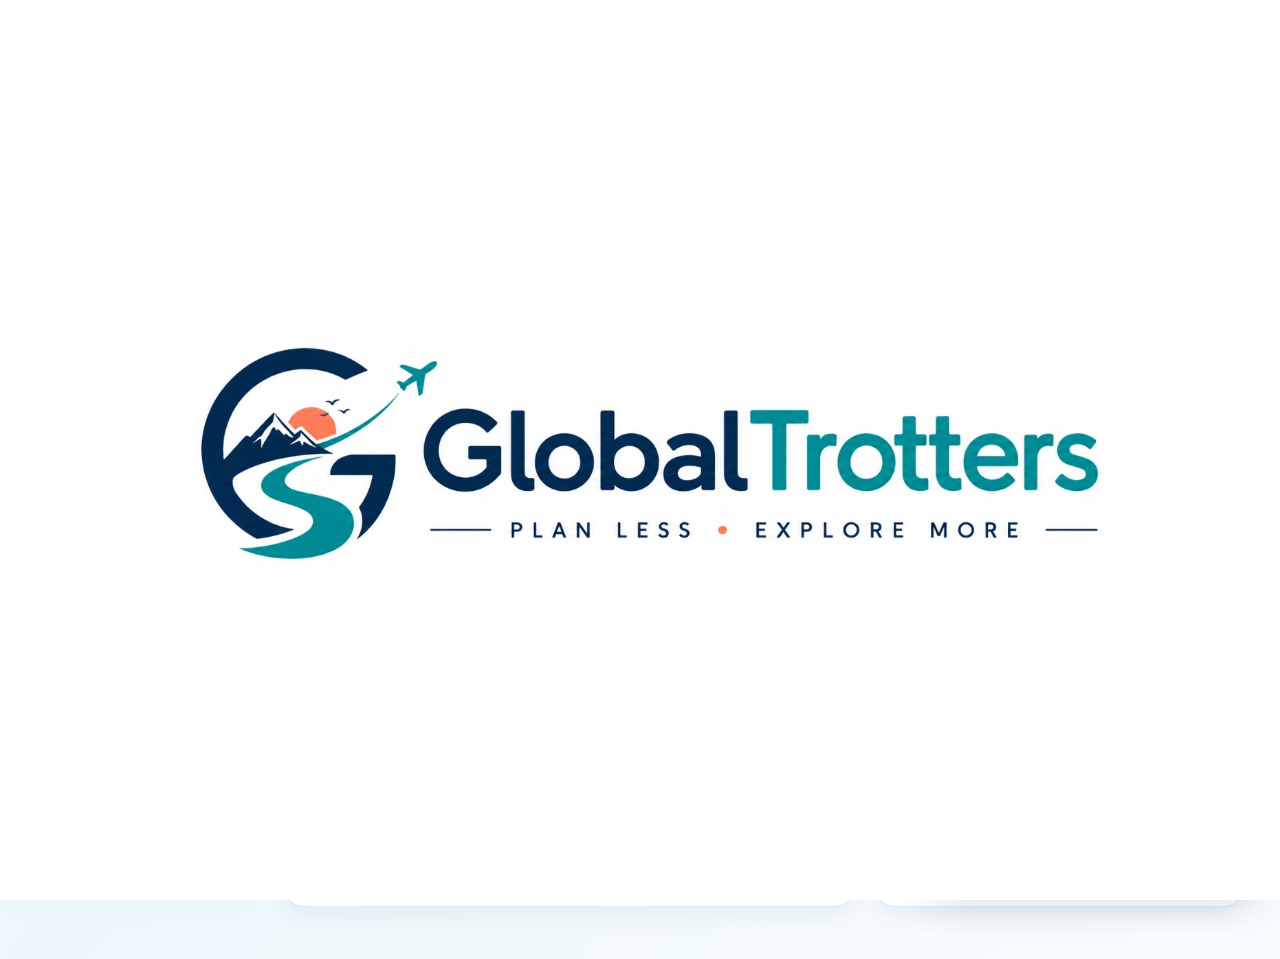
<file: frontend/index.html>
<!doctype html>
<html lang="en">
<head>
<script>
  // Show the branded splash before the public login/app entry point.
  (function () {
    const params = new URLSearchParams(window.location.search);
    const isApp = params.get("app") === "1";
    if (!isApp) {
      document.documentElement.classList.add("show-splash");
      window.addEventListener("load", function () {
        setTimeout(function () {
          window.location.replace("login.html");
        }, 2200);
      });
    }
  })();
</script>
<meta charset="utf-8"><meta name="viewport" content="width=device-width,initial-scale=1">
<title>GlobeTrotter — Modern Travel Dashboard</title>
<link rel="icon" href="assets/globetrotter-logo.jpeg" type="image/jpeg">
<meta name="description" content="A modern, responsive GlobeTrotter travel planning dashboard.">
<link rel="preconnect" href="https://fonts.googleapis.com"><link rel="preconnect" href="https://fonts.gstatic.com" crossorigin>
<link href="https://fonts.googleapis.com/css2?family=DM+Sans:wght@400;500;600;700&family=Manrope:wght@600;700;800&display=swap" rel="stylesheet">
<link rel="stylesheet" href="styles.css">
</head>
<body>
<div id="siteSplash" class="site-splash" aria-label="GlobeTrotter loading screen"><img src="assets/globetrotter-splash.jpeg" alt="GlobalTrotters logo"></div>
<div id="toast" class="toast"></div>
<div id="authView" class="auth-shell">
  <div class="auth-art"><div class="brand brand-light image-brand"><img src="assets/globetrotter-logo.jpeg" alt="GlobalTrotters"></div><div class="art-copy"><span class="eyebrow">TRAVEL, YOUR WAY</span><h1>Plan less.<br><span>Experience more.</span></h1><p>Build beautiful multi-city journeys, discover hidden gems, and keep every detail in one calm, intelligent workspace.</p><div class="floating-stat"><strong>24,860+</strong><span>journeys planned</span></div></div><div class="route route-a"></div><div class="route route-b"></div></div>
  <div class="auth-panel"><div class="auth-card"><div class="brand image-brand"><img src="assets/globetrotter-logo.jpeg" alt="GlobalTrotters"></div><div class="auth-tabs"><button class="auth-tab active" data-auth="login">Sign in</button><button class="auth-tab" data-auth="signup">Create account</button></div>
    <form id="loginForm" class="auth-form"><div><label>Username or Email</label><input id="loginIdentifier" type="text" required placeholder="Username or email" autocomplete="username"></div><div><label>Password</label><div class="password"><input id="loginPassword" type="password" required placeholder="••••••••" autocomplete="current-password"><button type="button" class="eye" data-toggle-password>◉</button></div></div><div class="auth-row"><label class="check"><input id="rememberMe" type="checkbox"> Remember me</label><button type="button" class="link-btn" data-forgot>Forgot password?</button></div><button class="primary wide" type="submit">Sign in <span>→</span></button></form>
    <form id="signupForm" class="auth-form hidden"><div><label>Full Name</label><input id="signupName" required placeholder="Aarav Mehta" autocomplete="name"></div><div><label>Username</label><input id="signupUsername" required minlength="3" maxlength="30" pattern="[A-Za-z0-9_]{3,30}" placeholder="aarav_mehta" autocomplete="username"></div><div><label>Email</label><input id="signupEmail" type="email" required placeholder="you@example.com" autocomplete="email"></div><div><label>Password</label><input id="signupPassword" type="password" minlength="8" required placeholder="At least 8 characters" autocomplete="new-password"></div><div class="password-hint">Use 8+ characters with an uppercase letter and a number.</div><div><label>Confirm Password</label><input id="signupConfirmPassword" type="password" minlength="8" required placeholder="Confirm password" autocomplete="new-password"></div><button class="primary wide" type="submit">Create my account <span>→</span></button></form>
  </div></div>
</div>
<div id="appView" class="app hidden">
  <aside class="sidebar"><div class="brand image-brand"><img src="assets/globetrotter-logo.jpeg" alt="GlobalTrotters"></div><button class="mobile-close" data-close-sidebar>×</button><nav><p class="nav-label">Workspace</p><button class="nav-item active" data-page="dashboard"><i>⌂</i> Overview</button><button class="nav-item" data-page="trips"><i>▱</i> My trips</button><button class="nav-item" data-page="discover"><i>⌕</i> Discover</button><p class="nav-label">Search</p><button class="nav-item" data-page="activity-city-search"><i>⌕</i> Activity/City Search Page</button><p class="nav-label">Plan</p><button class="nav-item" data-page="itinerary"><i>✣</i> Itinerary</button><button class="nav-item" data-page="calendar"><i>□</i> Calendar</button><button class="nav-item" data-page="budget"><i>◒</i> Budget</button><p class="nav-label">Community</p><button class="nav-item" data-page="community"><i>◉</i> Community</button><button class="nav-item" data-page="shared"><i>↗</i> Shared trips</button><p class="nav-label">Account</p><button class="nav-item" data-page="profile"><i>◯</i> Profile & settings</button><button class="nav-item" data-admin-panel><i>▣</i> Admin Panel</button></nav><div class="side-tip"><span>✦</span><div><b>Travel smarter</b><small>Keep your itinerary and budget in sync.</small></div></div><button class="logout hidden" data-auth-login onclick="window.location.href='login.html?redirectTo=/dashboard'">↪ <span>Sign in</span></button><button class="logout" data-logout>↪ <span>Sign out</span></button></aside>
  <main class="main"><header class="topbar"><button class="hamburger" data-open-sidebar>☰</button><div class="breadcrumbs" id="breadcrumbs">Overview</div><div class="top-actions"><button class="icon-btn" data-notifications title="Notifications">♢<span class="dot"></span></button><button class="avatar" data-page="profile">AM</button></div></header><div id="content" class="content"></div></main>
</div>
<div id="modal" class="modal hidden"><div class="modal-backdrop" data-close-modal></div><div class="modal-card" id="modalCard"></div></div>
<script src="script.js"></script>
</body></html>
</file>
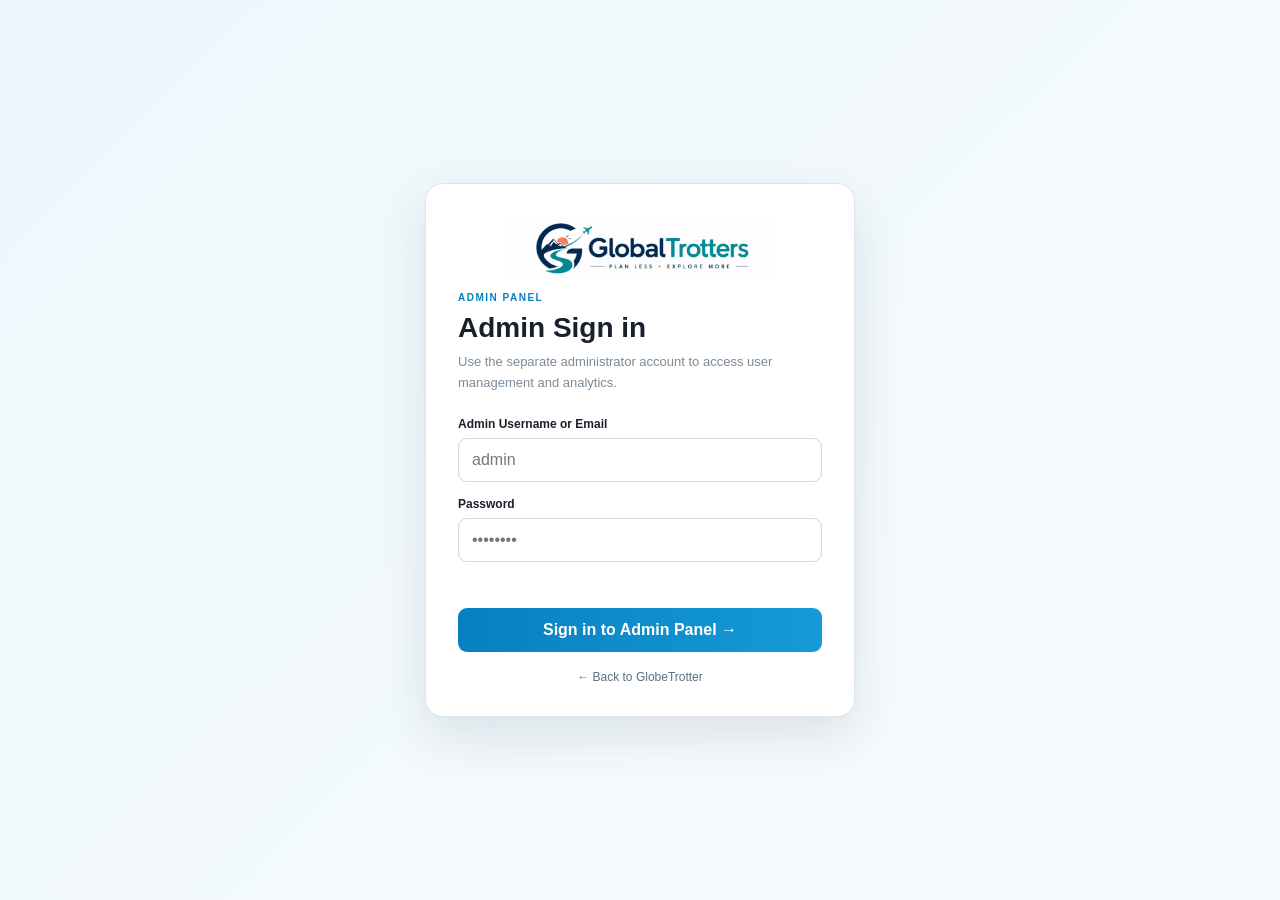
<file: frontend/admin-login.html>
<!doctype html><html lang="en"><head><meta charset="utf-8"><meta name="viewport" content="width=device-width,initial-scale=1"><title>GlobeTrotter — Admin Login</title><link rel="icon" href="assets/globetrotter-logo.jpeg" type="image/jpeg"><link rel="stylesheet" href="admin.css"></head><body class="admin-login-page"><div class="admin-login-card"><div class="admin-brand image-brand"><img src="assets/globetrotter-logo.jpeg" alt="GlobalTrotters"></div><div class="admin-badge">ADMIN PANEL</div><h1>Admin Sign in</h1><p>Use the separate administrator account to access user management and analytics.</p><form id="adminLoginForm"><label>Admin Username or Email</label><input id="adminLogin" required autocomplete="username" placeholder="admin"><label>Password</label><input id="adminPassword" type="password" required autocomplete="current-password" placeholder="••••••••"><div id="adminError" class="admin-error"></div><button class="admin-primary" type="submit">Sign in to Admin Panel <span>→</span></button></form><a class="back-link" href="index.html">← Back to GlobeTrotter</a></div><script src="admin.js"></script></body></html>
</file>
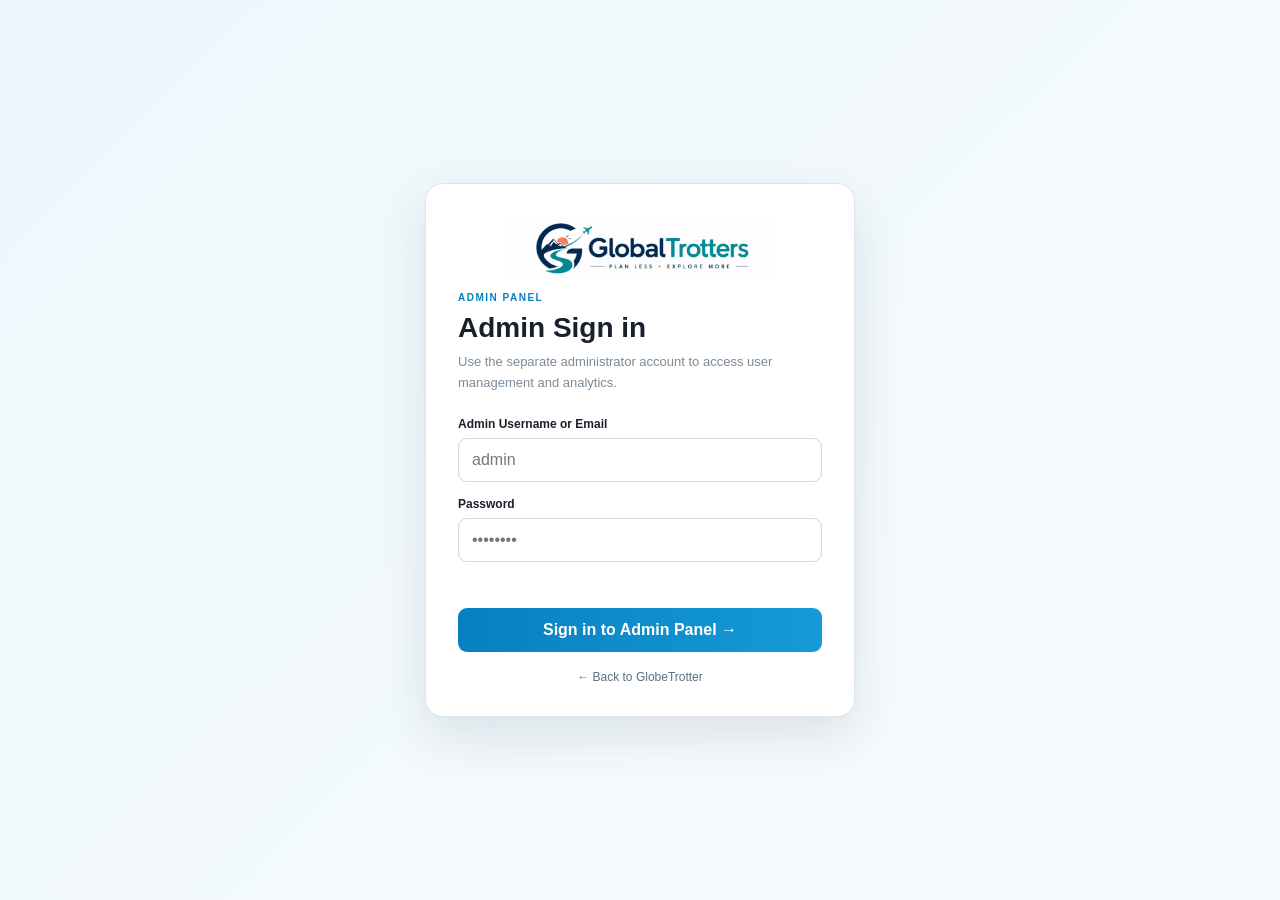
<file: frontend/admin.html>
<!doctype html><html lang="en"><head><meta charset="utf-8"><meta name="viewport" content="width=device-width,initial-scale=1"><title>GlobeTrotter — Admin Panel</title><link rel="icon" href="assets/globetrotter-logo.jpeg" type="image/jpeg"><link rel="stylesheet" href="admin.css"></head><body class="admin-page"><div class="admin-shell"><aside class="admin-sidebar"><div class="admin-brand image-brand"><img src="assets/globetrotter-logo.jpeg" alt="GlobalTrotters"></div><div class="admin-role">ADMINISTRATOR</div><nav><button class="admin-nav active" data-section="overview">◒ <span>Overview</span></button><button class="admin-nav" data-section="users">◯ <span>Manage Users</span></button><button class="admin-nav" data-section="cities">⌖ <span>Popular Cities</span></button><button class="admin-nav" data-section="activities">✦ <span>Popular Activities</span></button><button class="admin-nav" data-section="trends">⌁ <span>User Trends & Analytics</span></button></nav><button id="adminLogout" class="admin-logout">↪ Sign out</button></aside><main class="admin-main"><header class="admin-topbar"><div class="admin-topbar-brand image-brand"><img src="assets/globetrotter-logo.jpeg" alt="GlobalTrotters"></div><div class="admin-topbar-actions"><button class="admin-bell" aria-label="Notifications">♧<span></span></button><div class="admin-user"><span class="admin-avatar">A</span><span id="adminName">Admin</span><span class="admin-chevron">⌄</span></div></div></header><section class="admin-toolbar"><div class="admin-search"><span>⌕</span><input id="adminSearch" placeholder="Search users, cities, activities..."></div><select id="adminGroup"><option value="none">Group by</option><option value="country">Country</option><option value="style">Travel style</option></select><select id="adminFilter"><option value="all">Filter</option><option value="india">India</option><option value="balanced">Balanced</option><option value="budget">Budget</option><option value="adventure">Adventure</option><option value="relaxed">Relaxed</option><option value="luxury">Luxury</option></select><select id="adminSort"><option value="latest">Sort by</option><option value="name">Name A–Z</option><option value="latest">Latest</option></select></section><div class="admin-tabs"><button class="admin-tab active" data-section="overview">Manage Users</button><button class="admin-tab" data-section="cities">Popular Cities</button><button class="admin-tab" data-section="activities">Popular Activities</button><button class="admin-tab" data-section="trends">User Trends &amp; Analytics</button></div><div id="adminContent"></div></main></div><script src="admin.js"></script></body></html>
</file>
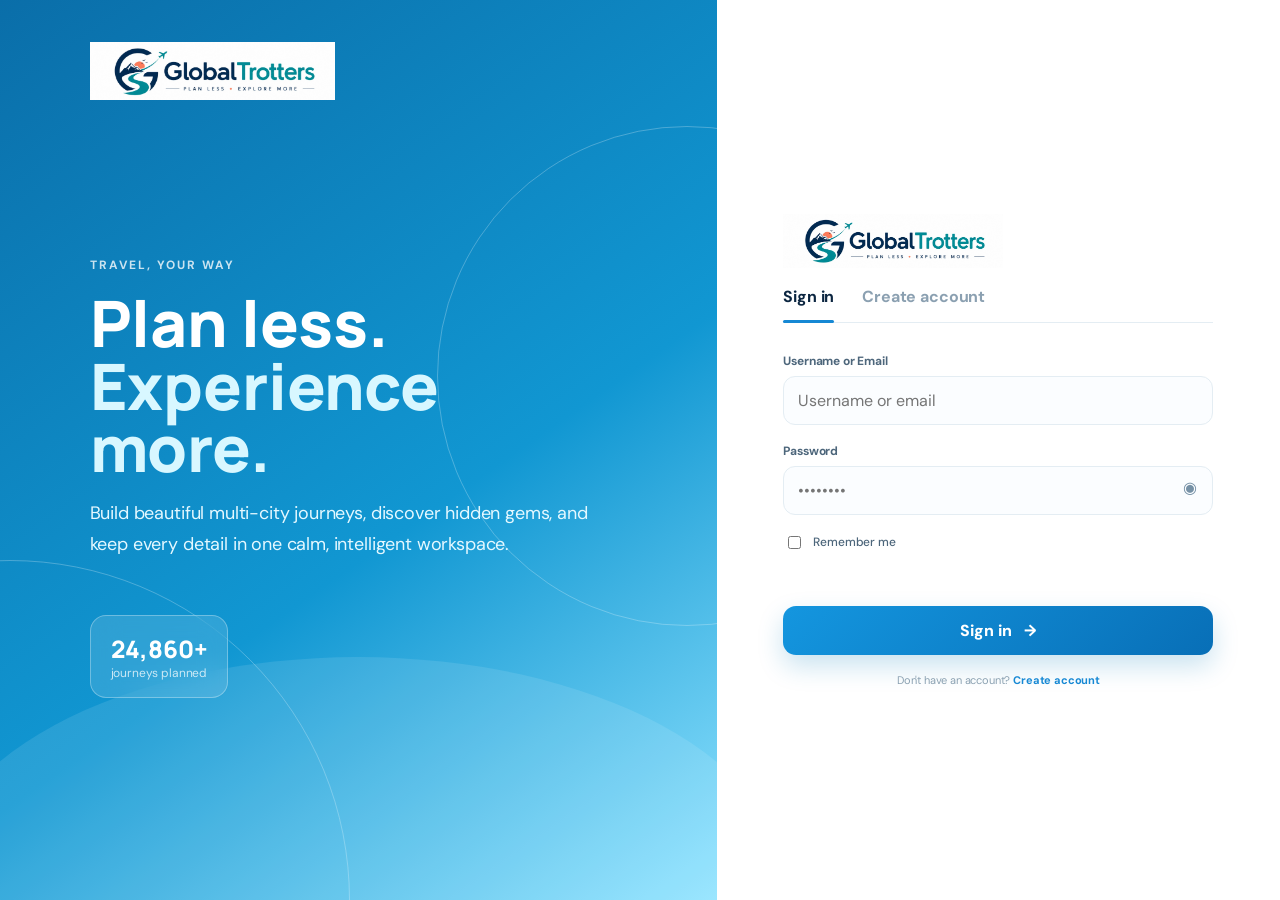
<file: frontend/login.html>
<!doctype html>
<html lang="en">
<head>
<meta charset="utf-8"><meta name="viewport" content="width=device-width,initial-scale=1">
<link rel="icon" href="assets/globetrotter-logo.jpeg" type="image/jpeg">
<title>GlobeTrotter — Login</title>
<link rel="preconnect" href="https://fonts.googleapis.com"><link rel="preconnect" href="https://fonts.gstatic.com" crossorigin>
<link href="https://fonts.googleapis.com/css2?family=DM+Sans:wght@400;500;600;700&family=Manrope:wght@600;700;800&display=swap" rel="stylesheet">
<link rel="stylesheet" href="styles.css">
</head>
<body data-auth-page="login">
<div class="auth-shell">
  <div class="auth-art"><div class="brand brand-light image-brand"><img src="assets/globetrotter-logo.jpeg" alt="GlobalTrotters"></div><div class="art-copy"><span class="eyebrow">TRAVEL, YOUR WAY</span><h1>Plan less.<br><span>Experience more.</span></h1><p>Build beautiful multi-city journeys, discover hidden gems, and keep every detail in one calm, intelligent workspace.</p><div class="floating-stat"><strong>24,860+</strong><span>journeys planned</span></div></div><div class="route route-a"></div><div class="route route-b"></div></div>
  <div class="auth-panel"><div class="auth-card"><div class="brand image-brand"><img src="assets/globetrotter-logo.jpeg" alt="GlobalTrotters"></div>
    <div class="auth-tabs"><a class="auth-tab active" href="login.html">Sign in</a><a class="auth-tab" href="signup.html">Create account</a></div>
    <form id="standaloneLoginForm" class="auth-form">
      <div><label>Username or Email</label><input id="loginIdentifier" type="text" required placeholder="Username or email" autocomplete="username"></div>
      <div><label>Password</label><div class="password"><input id="loginPassword" type="password" required placeholder="••••••••" autocomplete="current-password"><button type="button" class="eye" data-toggle-password>◉</button></div></div>
      <div class="auth-row"><label class="check"><input id="rememberMe" type="checkbox"> Remember me</label><span></span></div>
      <div class="auth-page-message" data-auth-message></div>
      <button class="primary wide" type="submit">Sign in <span>→</span></button>
    </form>
    <p class="auth-page-link">Don't have an account? <a href="signup.html">Create account</a></p>
  </div></div>
</div>
<script src="auth-pages.js"></script>
</body></html>
</file>
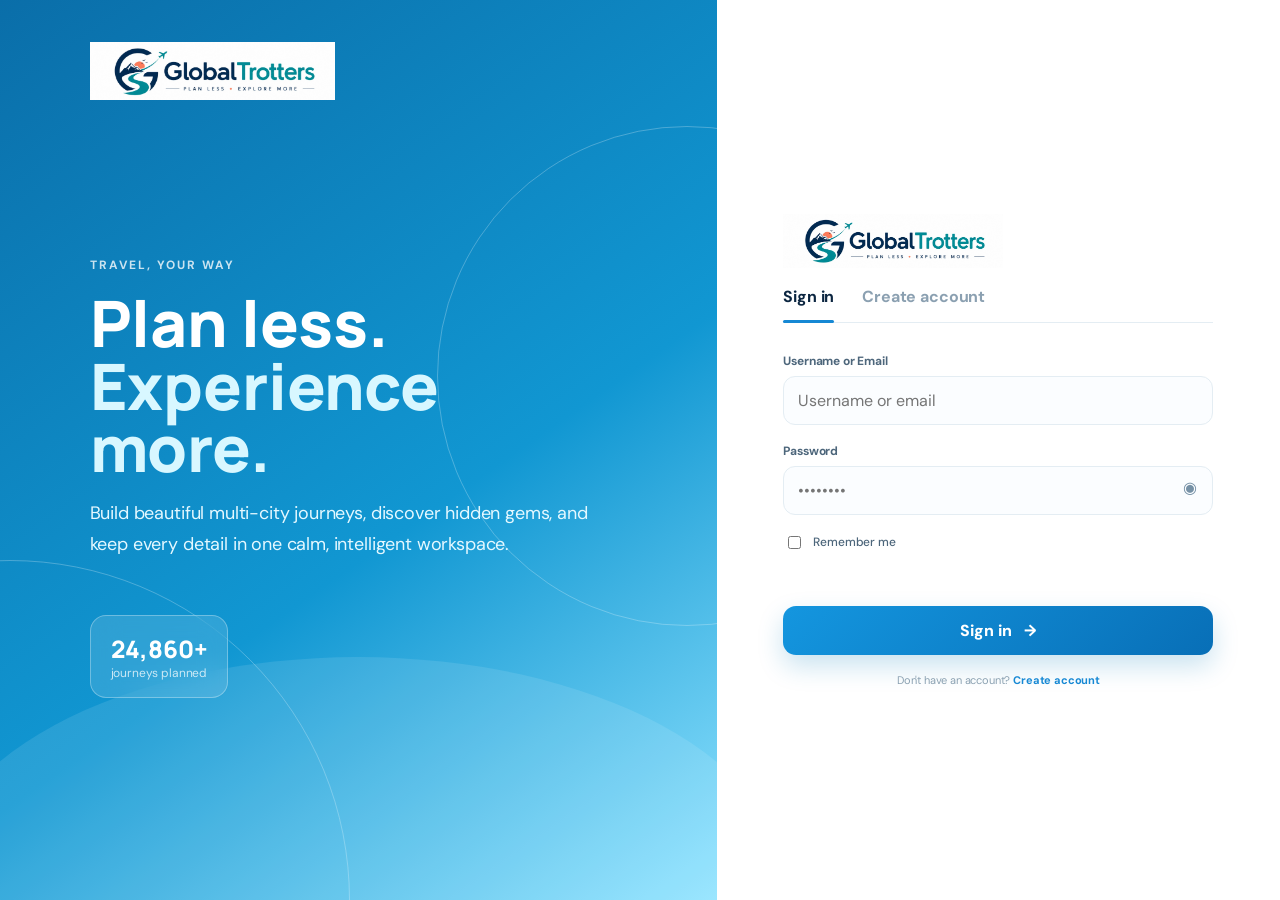
<file: frontend/new-trip.html>
<!doctype html>
<html lang="en">
<head>
<meta charset="utf-8"><meta name="viewport" content="width=device-width,initial-scale=1">
<title>GlobeTrotter — Create a New Trip</title>
<link rel="icon" href="assets/globetrotter-logo.jpeg" type="image/jpeg">
<link rel="preconnect" href="https://fonts.googleapis.com"><link rel="preconnect" href="https://fonts.gstatic.com" crossorigin>
<link href="https://fonts.googleapis.com/css2?family=DM+Sans:wght@400;500;600;700&family=Manrope:wght@600;700;800&display=swap" rel="stylesheet">
<style>
:root{--ink:#0b2540;--muted:#71859a;--blue:#1497df;--blue2:#0875bd;--line:#d8e7ef;--surface:#fff;--sky:#eaf7ff}
*{box-sizing:border-box}body{margin:0;font-family:"DM Sans",sans-serif;color:var(--ink);background:linear-gradient(135deg,#f4fbff,#eaf6fc 48%,#f9fcfe);min-height:100vh}
body:before{content:"";position:fixed;inset:0;pointer-events:none;background:radial-gradient(circle at 90% 0%,rgba(67,195,239,.12),transparent 28%);z-index:-1}
.top{height:74px;max-width:1140px;margin:auto;display:flex;align-items:center;justify-content:space-between;padding:0 16px}.brand{font:800 22px Manrope;display:flex;align-items:center;gap:10px}.globe{width:32px;height:32px;border-radius:50%;display:grid;place-items:center;background:#fff;border:2px solid #172f48;font-size:20px}.profile{display:flex;align-items:center;gap:14px}.avatar{width:40px;height:40px;border-radius:50%;display:grid;place-items:center;background:linear-gradient(145deg,#d8eef8,#a8c9d9);border:2px solid #fff;box-shadow:0 5px 15px #8da9b833;font-weight:700;font-size:13px}.bell{font-size:23px;color:#50697c}
.wrap{max-width:1080px;margin:8px auto 34px;padding:0 12px}.panel{background:#fff;border:1px solid #dbe7ed;border-radius:19px;box-shadow:0 16px 42px rgba(20,72,104,.13);overflow:hidden}.panel-title{font:800 25px Manrope;padding:22px 30px 18px;border-bottom:1px solid #e3ebef}.inner{padding:14px 30px 34px;position:relative;overflow:hidden}.inner:after{content:"";position:absolute;right:-20px;top:55px;width:390px;height:260px;opacity:.12;background:radial-gradient(ellipse at center,#4bb4de 0 8%,transparent 9%),linear-gradient(20deg,transparent 45%,#5fb9d8 46% 48%,transparent 49%);filter:blur(.3px);pointer-events:none}.subtitle{font:700 22px Manrope;margin:0 0 20px}.form-area{position:relative;z-index:2;max-width:610px}.row{display:grid;grid-template-columns:150px 1fr;align-items:center;gap:16px;margin:10px 0}.row label{font-size:13px;font-weight:600}.input,.date{height:38px;border:1px solid #b9cfdb;background:#edf7fc;border-radius:9px;padding:0 13px;font:500 13px "DM Sans";color:#345166;outline:none}.input:focus,.date:focus{border-color:#3aaadd;box-shadow:0 0 0 3px #52bfe72b;background:#fff}.dates{display:flex;gap:9px}.dates .date{flex:1}.primary{border:0;color:white;background:linear-gradient(135deg,#1598e1,#0875bd);height:39px;border-radius:9px;font-weight:700;font-size:14px;box-shadow:0 8px 18px #0d86c733;cursor:pointer}.primary:hover{filter:saturate(1.08);transform:translateY(-1px)}.save-row{padding-left:166px;margin-top:9px}.save-row .primary{width:310px;max-width:100%}
.suggest-title{font:800 22px Manrope;margin:37px 0 2px}.suggest-sub{font-size:13px;color:#6e8292;margin:0 0 18px}.suggestions{display:grid;grid-template-columns:repeat(3,1fr);gap:26px 52px;padding:0 16px;position:relative;z-index:2}.suggest-card{height:208px;border:1px solid #d6e2e8;border-radius:13px;background:#fff;padding:7px;box-shadow:0 8px 18px rgba(31,79,104,.15);position:relative}.suggest-img{height:194px;border-radius:9px;background-size:cover;background-position:center;position:relative;overflow:hidden}.tag{position:absolute;left:7px;top:7px;background:#e6f5fbdd;border:1px solid #c7e5f0;border-radius:5px;padding:4px 7px;font-size:11px;color:#37576b}.add{position:absolute;right:7px;top:7px;width:22px;height:22px;border:0;border-radius:6px;background:#13a2df;color:#fff;font-size:20px;line-height:20px;cursor:pointer;box-shadow:0 4px 10px #1189bb55}.caption{position:absolute;left:9px;right:9px;bottom:7px;color:#fff;font:800 16px Manrope;text-shadow:0 2px 4px #000,0 1px 8px #000;line-height:1.1}.image-brand{display:flex;align-items:center;overflow:hidden;width:210px;height:48px}.image-brand img{display:block;width:100%;height:100%;object-fit:cover;object-position:center}.toast{position:fixed;right:22px;bottom:22px;background:#102a43;color:#fff;padding:12px 16px;border-radius:10px;box-shadow:0 12px 30px #102a4333;opacity:0;transform:translateY(15px);transition:.2s;z-index:20;font-size:13px}.toast.show{opacity:1;transform:translateY(0)}.loading{font-size:13px;color:#71859a;text-align:center;padding:25px}
@media(max-width:850px){.suggestions{grid-template-columns:repeat(2,1fr);gap:20px}.row{grid-template-columns:125px 1fr}.save-row{padding-left:141px}}
@media(max-width:560px){.top{height:65px}.brand{font-size:19px}.panel-title{font-size:21px;padding:18px}.inner{padding:12px 18px 25px}.row{grid-template-columns:1fr;gap:6px}.dates{flex-direction:column}.save-row{padding-left:0}.save-row .primary{width:100%}.suggestions{grid-template-columns:1fr;padding:0 3px}.suggest-title{font-size:19px}.inner:after{display:none}}
</style>
</head>
<body>
<header class="top"><div class="brand image-brand"><img src="assets/globetrotter-logo.jpeg" alt="GlobalTrotters"></div><div class="profile"><div class="avatar" id="avatar">GT</div><span class="bell">♧</span></div></header>
<main class="wrap"><section class="panel"><div class="panel-title">Create a New Trip</div><div class="inner"><h1 class="subtitle">Plan a new trip</h1>
<div class="form-area"><div class="row"><label for="tripName">Trip Name</label><input class="input" id="tripName" required placeholder="e.g., European Summer Adventure"></div>
<div class="row"><label for="destination">Select a Place / Destination</label><input class="input" id="destination" list="destinations" placeholder="⌖  Search city or landmark..."><datalist id="destinations"><option>Paris</option><option>Dubai</option><option>Tokyo</option><option>Bali</option><option>Grand Canyon</option><option>Venice</option><option>Kyoto</option><option>Swiss Alps</option></datalist></div>
<div class="row"><label>Start Date</label><div class="dates"><input class="date" id="tripStart" type="date" required><input class="date" id="tripEnd" type="date" required></div></div>
<div class="save-row"><button class="primary" id="saveTrip">Save &amp; Plan Trip</button></div></div>
<h2 class="suggest-title">Suggestions for Places to Visit / Activities to Perform</h2><p class="suggest-sub">Popular attractions based on your selected destination</p>
<div id="suggestions" class="suggestions"></div></div></section></main><div id="toast" class="toast"></div>
<script>
const API='../backend/api.php';
const suggestions=[
 {name:'Eiffel Tower Tour',type:'Sightseeing',city:'Paris',image:'https://images.unsplash.com/photo-1502602898657-3e91760cbb34?auto=format&fit=crop&w=700&q=85'},
 {name:'Burj Khalifa Observation Deck',type:'Adventure',city:'Dubai',image:'https://images.unsplash.com/photo-1512453979798-5ea266f8880c?auto=format&fit=crop&w=700&q=85'},
 {name:'Shibuya Crossing Experience',type:'Iconic Landmark',city:'Tokyo',image:'https://images.unsplash.com/photo-1540959733332-eab4deabeeaf?auto=format&fit=crop&w=700&q=85'},
 {name:'Bali Beach Relaxation',type:'Sightseeing',city:'Bali',image:'https://images.unsplash.com/photo-1537996194471-e657df975ab4?auto=format&fit=crop&w=700&q=85'},
 {name:'Grand Canyon Helicopter Tour',type:'Adventure',city:'Grand Canyon',image:'https://images.unsplash.com/photo-1474044159687-1ee9f3a51722?auto=format&fit=crop&w=700&q=85'},
 {name:'Venice Gondola Ride',type:'Iconic Landmark',city:'Venice',image:'https://images.unsplash.com/photo-1514890547357-a9ee288728e0?auto=format&fit=crop&w=700&q=85'}
];
let selected=[];
const $=id=>document.getElementById(id);const toast=m=>{const t=$('toast');t.textContent=m;t.classList.add('show');setTimeout(()=>t.classList.remove('show'),2300)};
function renderSuggestions(){const q=$('destination').value.trim().toLowerCase();const list=q?suggestions.filter(x=>x.city.toLowerCase().includes(q)||x.name.toLowerCase().includes(q)||x.type.toLowerCase().includes(q)):suggestions;$('suggestions').innerHTML=list.map((x,i)=>`<article class="suggest-card"><div class="suggest-img" style="background-image:url('${x.image}')"><span class="tag">${x.type}</span><button class="add" data-add="${suggestions.indexOf(x)}">+</button><div class="caption">${x.name}</div></div></article>`).join('')||'<div class="loading">No matching suggestions yet.</div>';document.querySelectorAll('[data-add]').forEach(b=>b.onclick=()=>{const x=suggestions[Number(b.dataset.add)];if(!selected.some(s=>s.name===x.name)){selected.push(x);b.textContent='✓';b.style.background='#18a36d';toast(x.name+' added to your trip')}else toast(x.name+' is already added')})}
async function api(action,body){const r=await fetch(`${API}?action=${action}`,{method:'POST',headers:{'Content-Type':'application/json'},body:JSON.stringify(body)});const d=await r.json();if(!r.ok||d.error)throw new Error(d.error||'Request failed');return d}
async function checkAuth(){try{const r=await fetch(`${API}?action=me`);const d=await r.json();if(!d.user){location.href='login.html?redirectTo='+encodeURIComponent('/trips/new');return false}$('avatar').textContent=(d.user.name||'GT').split(' ').map(x=>x[0]).slice(0,2).join('').toUpperCase();return true}catch(e){location.href='login.html?redirectTo='+encodeURIComponent('/trips/new');return false}}
$('destination').addEventListener('input',renderSuggestions);renderSuggestions();
$('saveTrip').onclick=async()=>{const name=$('tripName').value.trim(),city=$('destination').value.trim(),start=$('tripStart').value,end=$('tripEnd').value;if(!name||!city||!start||!end){toast('Please enter trip name, destination and dates.');return}if(end<start){toast('End date must be after the start date.');return}const btn=$('saveTrip');btn.disabled=true;btn.textContent='Saving…';try{const d=await api('create_trip',{name,start_date:start,end_date:end,budget:0,style:'Balanced',description:'',cover:''});let trip=d.trip;const stop=await api('add_stop',{trip_id:trip.id,city,start_date:start,end_date:end});trip=stop.trip;for(const a of selected.filter(x=>!city||x.city.toLowerCase()===city.toLowerCase())){try{const ad=await api('add_activity',{trip_id:trip.id,city,name:a.name,time:'Flexible',cost:0,type:a.type});trip=ad.trip}catch(_){} }toast('Trip created successfully');sessionStorage.setItem('globetrotterNewTrip',String(trip.id));setTimeout(()=>location.href='index.html?view=itinerary&trip='+encodeURIComponent(trip.id),650)}catch(e){toast(e.message);btn.disabled=false;btn.textContent='Save & Plan Trip'}};
checkAuth();
</script></body></html>
</file>
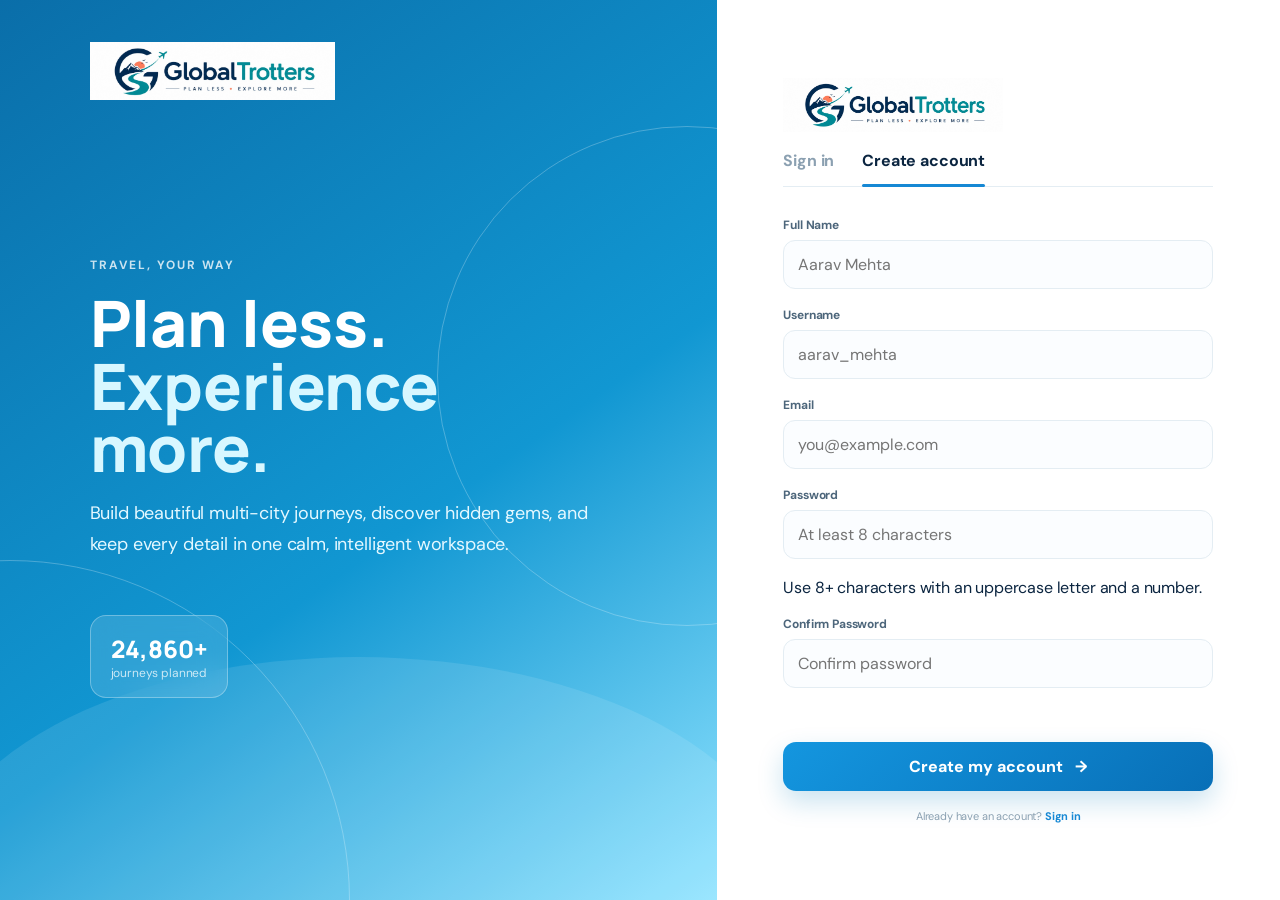
<file: frontend/signup.html>
<!doctype html>
<html lang="en">
<head>
<meta charset="utf-8"><meta name="viewport" content="width=device-width,initial-scale=1">
<link rel="icon" href="assets/globetrotter-logo.jpeg" type="image/jpeg">
<title>GlobeTrotter — Sign Up</title>
<link rel="preconnect" href="https://fonts.googleapis.com"><link rel="preconnect" href="https://fonts.gstatic.com" crossorigin>
<link href="https://fonts.googleapis.com/css2?family=DM+Sans:wght@400;500;600;700&family=Manrope:wght@600;700;800&display=swap" rel="stylesheet">
<link rel="stylesheet" href="styles.css">
</head>
<body data-auth-page="signup">
<div class="auth-shell">
  <div class="auth-art"><div class="brand brand-light image-brand"><img src="assets/globetrotter-logo.jpeg" alt="GlobalTrotters"></div><div class="art-copy"><span class="eyebrow">TRAVEL, YOUR WAY</span><h1>Plan less.<br><span>Experience more.</span></h1><p>Build beautiful multi-city journeys, discover hidden gems, and keep every detail in one calm, intelligent workspace.</p><div class="floating-stat"><strong>24,860+</strong><span>journeys planned</span></div></div><div class="route route-a"></div><div class="route route-b"></div></div>
  <div class="auth-panel"><div class="auth-card"><div class="brand image-brand"><img src="assets/globetrotter-logo.jpeg" alt="GlobalTrotters"></div>
    <div class="auth-tabs"><a class="auth-tab" href="login.html">Sign in</a><a class="auth-tab active" href="signup.html">Create account</a></div>
    <form id="standaloneSignupForm" class="auth-form">
      <div><label>Full Name</label><input id="signupName" required placeholder="Aarav Mehta" autocomplete="name"></div>
      <div><label>Username</label><input id="signupUsername" required minlength="3" maxlength="30" pattern="[A-Za-z0-9_]{3,30}" placeholder="aarav_mehta" autocomplete="username"></div>
      <div><label>Email</label><input id="signupEmail" type="email" required placeholder="you@example.com" autocomplete="email"></div>
      <div><label>Password</label><input id="signupPassword" type="password" minlength="8" required placeholder="At least 8 characters" autocomplete="new-password"></div>
      <div class="password-hint">Use 8+ characters with an uppercase letter and a number.</div>
      <div><label>Confirm Password</label><input id="signupConfirmPassword" type="password" minlength="8" required placeholder="Confirm password" autocomplete="new-password"></div>
      <div class="auth-page-message" data-auth-message></div>
      <button class="primary wide" type="submit">Create my account <span>→</span></button>
    </form>
    <p class="auth-page-link">Already have an account? <a href="login.html">Sign in</a></p>
  </div></div>
</div>
<script src="auth-pages.js"></script>
</body></html>
</file>
<file: frontend/styles.css>
:root{--ink:#102a43;--muted:#6b8298;--blue:#1596d1;--blue2:#0a77b5;--sky:#eaf8ff;--pale:#f5fbff;--line:#dbeaf3;--white:#fff;--shadow:0 18px 45px rgba(21,92,126,.10);--radius:22px}*{box-sizing:border-box}html,body{margin:0;min-height:100%;font-family:'DM Sans',sans-serif;color:var(--ink);background:#f6fbfe}button,input,select,textarea{font:inherit}button{cursor:pointer;border:0}button:disabled{opacity:.5;cursor:not-allowed}.hidden{display:none!important}.brand{font-family:Manrope,sans-serif;font-weight:800;font-size:21px;display:flex;align-items:center;gap:9px;color:var(--ink)}.brand-light{color:#fff}.brand-mark{display:grid;place-items:center;width:34px;height:34px;border-radius:11px;background:linear-gradient(135deg,#4ecbff,#147ec1);color:white;box-shadow:0 8px 20px rgba(24,148,210,.25)}
.auth-shell{min-height:100vh;display:grid;grid-template-columns:1.12fr .88fr;background:white}.auth-art{position:relative;overflow:hidden;padding:42px 7vw;background:linear-gradient(145deg,#0a6ea9 0%,#1197d2 58%,#8fe3ff 100%);color:white}.auth-art:after{content:"";position:absolute;inset:auto -10% -25% -10%;height:52%;background:rgba(255,255,255,.10);border-radius:50%}.art-copy{position:relative;z-index:2;margin-top:17vh;max-width:600px}.eyebrow{letter-spacing:2px;font-size:12px;font-weight:700;opacity:.78}.art-copy h1{font:800 clamp(48px,5vw,82px)/.98 Manrope;margin:18px 0}.art-copy h1 span{color:#d8f7ff}.art-copy p{font-size:18px;line-height:1.7;max-width:530px;color:#e4f8ff}.floating-stat{margin-top:38px;display:inline-flex;flex-direction:column;padding:16px 20px;border:1px solid rgba(255,255,255,.3);background:rgba(255,255,255,.13);backdrop-filter:blur(14px);border-radius:16px}.floating-stat strong{font:800 24px Manrope}.floating-stat span{font-size:12px;opacity:.75}.route{position:absolute;border:1px solid rgba(255,255,255,.25);border-radius:50%;width:500px;height:500px}.route-a{right:-220px;top:14%;}.route-b{left:-330px;bottom:-340px;width:680px;height:680px}.auth-panel{display:grid;place-items:center;padding:40px}.auth-card{width:min(430px,100%)}.auth-card>.brand{margin-bottom:42px}.auth-tabs{display:flex;gap:28px;border-bottom:1px solid var(--line);margin-bottom:30px}.auth-tab{background:none;padding:0 0 15px;color:#8ba0b1;font-weight:700;position:relative}.auth-tab.active{color:var(--ink)}.auth-tab.active:after{content:"";position:absolute;bottom:-1px;left:0;right:0;height:3px;background:var(--blue);border-radius:3px}.auth-form{display:flex;flex-direction:column;gap:18px}.auth-form label{display:block;font-size:12px;font-weight:700;color:#4d667b;margin-bottom:7px}.auth-form input,.auth-form select,.auth-form textarea{width:100%;border:1px solid var(--line);background:#fbfdff;border-radius:12px;padding:13px 14px;outline:none;color:var(--ink);transition:.2s}.auth-form input:focus,.auth-form select:focus,.auth-form textarea:focus{border-color:#67c6ee;box-shadow:0 0 0 4px rgba(36,170,225,.10)}.two{display:grid;grid-template-columns:1fr 1fr;gap:12px}.password{position:relative}.password input{padding-right:45px}.eye{position:absolute;right:5px;top:4px;width:36px;height:36px;background:transparent;color:#7691a6}.auth-row{display:flex;justify-content:space-between;align-items:center}.check{display:flex!important;gap:8px;align-items:center!important;margin:0!important;font-size:12px!important;font-weight:500!important}.check input{width:15px!important}.link-btn{background:none;color:var(--blue);font-size:12px;font-weight:700}.primary{background:linear-gradient(135deg,var(--blue),#0b83bf);color:white;border-radius:12px;padding:14px 18px;font-weight:800;box-shadow:0 10px 25px rgba(18,143,199,.20);transition:.2s}.primary:hover{transform:translateY(-1px);box-shadow:0 14px 30px rgba(18,143,199,.28)}.wide{width:100%;display:flex;justify-content:center;gap:12px}.demo-note{text-align:center;color:#8aa0b1;font-size:11px;line-height:1.5}.demo-note b{color:#557188}
.app{display:flex;min-height:100vh}.sidebar{width:248px;position:fixed;inset:0 auto 0 0;background:#fff;border-right:1px solid var(--line);padding:27px 18px;display:flex;flex-direction:column;z-index:20;overflow-y:auto;overflow-x:hidden;scrollbar-width:auto;overscroll-behavior:contain}.sidebar .brand{padding:0 9px 28px}.nav-label{font-size:10px;text-transform:uppercase;letter-spacing:1.4px;font-weight:800;color:#a3b3bf;margin:18px 9px 8px}.nav-item{width:100%;background:transparent;color:#73899b;text-align:left;padding:11px 12px;border-radius:12px;margin:2px 0;font-weight:600;display:flex;align-items:center;gap:12px}.nav-item i{font-style:normal;font-size:18px;width:21px;text-align:center}.nav-item.active,.nav-item:hover{background:var(--sky);color:#0879b7}.side-tip{margin-top:auto;padding:15px;background:linear-gradient(135deg,#eefaff,#f7fcff);border:1px solid #dff1fa;border-radius:16px;display:flex;gap:10px}.side-tip>span{width:29px;height:29px;border-radius:9px;display:grid;place-items:center;background:#d7f2ff;color:#0a82bd}.side-tip b,.side-tip small{display:block}.side-tip b{font-size:12px}.side-tip small{font-size:10px;color:#8297a7;line-height:1.4;margin-top:3px}.logout{margin-top:14px;padding:11px;background:none;text-align:left;color:#8ca0ae;font-weight:600}.main{margin-left:248px;width:calc(100% - 248px)}.topbar{height:75px;border-bottom:1px solid var(--line);background:rgba(255,255,255,.86);backdrop-filter:blur(15px);display:flex;align-items:center;justify-content:space-between;padding:0 38px;position:sticky;top:0;z-index:10}.breadcrumbs{font-weight:800;font-size:15px}.top-actions{display:flex;gap:13px;align-items:center}.icon-btn{position:relative;width:38px;height:38px;border-radius:11px;background:#f4f9fc;color:#557185}.dot{position:absolute;width:6px;height:6px;border-radius:50%;background:#19a3dd;right:9px;top:8px;border:1px solid white}.avatar{width:39px;height:39px;border-radius:50%;background:linear-gradient(145deg,#d6f3ff,#74c9ef);color:#08628f;font-weight:800}.hamburger,.mobile-close{display:none}.content{padding:38px;max-width:1500px;margin:auto}.page-title{display:flex;justify-content:space-between;align-items:flex-end;gap:20px;margin-bottom:27px}.page-title h1{font:800 30px Manrope;margin:4px 0 6px}.page-title p{margin:0;color:var(--muted);font-size:13px}.eyebrow-blue{font-size:10px;letter-spacing:1.5px;color:var(--blue);font-weight:800}.actions{display:flex;gap:10px}.secondary{background:#fff;border:1px solid var(--line);color:#557186;padding:12px 15px;border-radius:11px;font-weight:700}.secondary:hover{border-color:#a9d7eb;color:#0878b5}.card{background:white;border:1px solid var(--line);border-radius:var(--radius);box-shadow:var(--shadow)}
.hero{background:linear-gradient(120deg,#e9f9ff 0%,#fff 52%,#eefaff 100%);padding:31px;border-radius:25px;border:1px solid #d9eff8;position:relative;overflow:hidden}.hero:after{content:"";position:absolute;width:260px;height:260px;border-radius:50%;background:#d5f4ff;right:-70px;top:-100px}.hero-content{position:relative;z-index:2}.hero h2{font:800 29px Manrope;margin:6px 0 9px}.hero p{color:#678298;max-width:570px;margin:0;line-height:1.6}.hero-actions{margin-top:23px;display:flex;gap:10px}.stats{display:grid;grid-template-columns:repeat(4,1fr);gap:15px;margin:20px 0}.stat{padding:18px}.stat .icon{width:35px;height:35px;border-radius:10px;background:var(--sky);display:grid;place-items:center;color:var(--blue);margin-bottom:12px}.stat strong{font:800 24px Manrope;display:block}.stat span{font-size:11px;color:var(--muted)}.dashboard-grid{display:grid;grid-template-columns:1.55fr 1fr;gap:20px}.section-card{padding:22px}.section-head{display:flex;align-items:center;justify-content:space-between;margin-bottom:18px}.section-head h3{font:800 16px Manrope;margin:0}.section-head button{background:none;color:var(--blue);font-size:11px;font-weight:800}.trip-mini{display:flex;align-items:center;gap:14px;padding:12px;border-radius:14px}.trip-mini:hover{background:#f6fbfe}.trip-thumb{width:62px;height:58px;border-radius:13px;object-fit:cover;background:linear-gradient(135deg,#b9ecff,#5db6df)}.trip-mini b{font-size:13px}.trip-mini p{margin:4px 0 0;color:#879baa;font-size:11px}.trip-mini .arrow{margin-left:auto;color:#a2b5c1}.destination-grid{display:grid;grid-template-columns:repeat(2,1fr);gap:11px}.destination{height:105px;border-radius:15px;overflow:hidden;position:relative;background-size:cover;background-position:center;display:flex;align-items:flex-end}.destination:after{content:"";position:absolute;inset:35% 0 0;background:linear-gradient(transparent,rgba(4,33,52,.72))}.destination div{position:relative;z-index:2;color:#fff;padding:12px}.destination b{display:block;font-size:12px}.destination span{font-size:9px;opacity:.82}
.toolbar{display:flex;gap:10px;margin-bottom:20px;flex-wrap:wrap}.search{flex:1;min-width:220px;position:relative}.search input{width:100%;padding:13px 15px 13px 40px;border:1px solid var(--line);border-radius:12px;background:#fff;outline:none}.search span{position:absolute;left:15px;top:11px;color:#8aa0ae}.filters{display:flex;gap:8px}.filter{border:1px solid var(--line);background:#fff;padding:10px 12px;border-radius:10px;color:#698195;font-size:12px}.trip-grid{display:grid;grid-template-columns:repeat(3,1fr);gap:17px}.trip-card{overflow:hidden;transition:.2s}.trip-card:hover{transform:translateY(-3px);box-shadow:0 20px 45px rgba(21,92,126,.14)}.trip-cover{height:150px;background-size:cover;background-position:center;position:relative}.trip-badge{position:absolute;left:13px;top:13px;padding:5px 8px;border-radius:20px;background:rgba(255,255,255,.9);font-size:9px;font-weight:800;color:#0879b6}.trip-body{padding:17px}.trip-body h3{font:800 15px Manrope;margin:0 0 7px}.trip-body p{font-size:11px;color:var(--muted);margin:0 0 14px}.trip-meta{display:flex;justify-content:space-between;color:#6c8293;font-size:10px}.card-actions{display:flex;gap:7px;margin-top:14px}.small-btn{flex:1;border:1px solid var(--line);background:#fff;padding:8px;border-radius:9px;color:#597185;font-size:10px;font-weight:700}.small-btn.primary-mini{background:var(--sky);color:#0878b5;border-color:#d1edf8}
.form-card{padding:25px;max-width:900px}.form-grid{display:grid;grid-template-columns:1fr 1fr;gap:17px}.field.full{grid-column:1/-1}.field label{font-size:11px;font-weight:800;color:#557085;display:block;margin-bottom:7px}.field input,.field textarea,.field select{width:100%;padding:12px 13px;border:1px solid var(--line);border-radius:11px;outline:none;background:#fbfdff}.field textarea{min-height:100px;resize:vertical}.form-footer{display:flex;justify-content:flex-end;gap:10px;margin-top:22px}
.itinerary-layout{display:grid;grid-template-columns:280px 1fr;gap:18px}.stop-list{padding:18px}.stop-item{padding:14px;border:1px solid transparent;border-radius:13px;margin-bottom:8px;cursor:pointer}.stop-item.active,.stop-item:hover{background:var(--sky);border-color:#d8eff9}.stop-item b{font-size:12px}.stop-item small{display:block;color:#8ba0ad;margin-top:4px}.day-card{padding:21px}.day-row{display:flex;gap:15px;padding:15px 0;border-bottom:1px solid #edf4f7}.day-row:last-child{border:0}.day-date{width:70px;text-align:center}.day-date strong{font:800 20px Manrope;display:block}.day-date span{font-size:9px;color:#8498a6}.activity{flex:1;padding:12px 14px;background:#f8fcfe;border:1px solid #e3f1f7;border-radius:12px;display:flex;justify-content:space-between;gap:10px}.activity b{font-size:12px}.activity small{display:block;color:#8197a6;margin-top:4px}.price{font-weight:800;color:#1689c4;font-size:11px;white-space:nowrap}.budget-grid{display:grid;grid-template-columns:1fr 1fr;gap:18px}.budget-number{font:800 38px Manrope;margin:5px 0}.progress{height:9px;border-radius:9px;background:#eaf2f6;overflow:hidden}.progress span{display:block;height:100%;border-radius:9px;background:linear-gradient(90deg,#5bcaf5,#0d82bd)}.breakdown-row{display:flex;align-items:center;gap:12px;margin:17px 0}.breakdown-row .bar{flex:1;height:8px;background:#edf4f7;border-radius:8px}.breakdown-row .bar span{display:block;height:100%;background:#63c9ee;border-radius:8px}.breakdown-row label{width:90px;font-size:11px;color:#668093}.breakdown-row strong{width:65px;text-align:right;font-size:11px}.calendar{overflow:hidden}.calendar-head{display:grid;grid-template-columns:repeat(7,1fr);border-bottom:1px solid var(--line)}.calendar-head div{padding:13px;text-align:center;color:#8ba0ae;font-size:10px;font-weight:800}.calendar-grid{display:grid;grid-template-columns:repeat(7,1fr)}.cal-day{min-height:105px;border-right:1px solid #edf3f6;border-bottom:1px solid #edf3f6;padding:10px}.cal-day:nth-child(7n){border-right:0}.cal-day.muted{background:#fbfdfe;color:#b6c2ca}.cal-num{font-size:11px;font-weight:700}.event{margin-top:7px;padding:5px 6px;background:#e0f6ff;color:#0878b5;border-radius:6px;font-size:8px;font-weight:700;white-space:nowrap;overflow:hidden;text-overflow:ellipsis}.discover-grid{display:grid;grid-template-columns:repeat(3,1fr);gap:17px}.discover-card{overflow:hidden}.discover-image{height:170px;background-size:cover;background-position:center}.discover-body{padding:17px}.discover-body h3{font:800 16px Manrope;margin:0 0 5px}.discover-body p{font-size:11px;color:var(--muted);margin:0 0 13px;line-height:1.5}.chips{display:flex;gap:6px;flex-wrap:wrap}.chip{font-size:9px;color:#287b9f;background:#eaf8ff;border-radius:20px;padding:5px 8px}.profile-layout{display:grid;grid-template-columns:250px 1fr;gap:18px}.profile-card{padding:25px;text-align:center}.big-avatar{width:80px;height:80px;border-radius:50%;display:grid;place-items:center;margin:0 auto 13px;background:linear-gradient(145deg,#bdeeff,#55bce9);font:800 24px Manrope;color:#07658f}.profile-card h3{font:800 16px Manrope;margin:0}.profile-card p{font-size:11px;color:var(--muted)}.profile-card hr{border:0;border-top:1px solid var(--line);margin:20px 0}.profile-stat{display:flex;justify-content:space-between;font-size:11px;margin:10px 0}.profile-stat span{color:var(--muted)}.share-card{padding:22px;display:flex;align-items:center;justify-content:space-between;gap:20px}.share-card .share-url{padding:10px 12px;border:1px dashed #9ed7ee;background:#f7fcff;border-radius:10px;color:#4f788f;font-size:11px;flex:1}.empty{text-align:center;padding:50px 20px;color:#8297a6}.empty strong{display:block;color:#4d687c;margin-bottom:7px}.modal{position:fixed;inset:0;z-index:100;display:grid;place-items:center}.modal-backdrop{position:absolute;inset:0;background:rgba(10,42,65,.45);backdrop-filter:blur(5px)}.modal-card{position:relative;background:#fff;width:min(560px,92vw);max-height:90vh;overflow:auto;border-radius:22px;padding:26px;box-shadow:0 30px 80px rgba(10,42,65,.25);z-index:2}.modal-card h2{font:800 20px Manrope;margin:0 0 8px}.modal-card p{color:var(--muted);font-size:12px;line-height:1.6}.toast{position:fixed;right:24px;bottom:24px;background:#102a43;color:white;padding:12px 16px;border-radius:11px;box-shadow:0 15px 35px rgba(10,42,65,.22);z-index:200;font-size:12px;transform:translateY(120px);opacity:0;transition:.3s}.toast.show{transform:translateY(0);opacity:1}
@media(max-width:1050px){.sidebar{width:220px}.main{margin-left:220px;width:calc(100% - 220px)}.trip-grid,.discover-grid{grid-template-columns:repeat(2,1fr)}.dashboard-grid{grid-template-columns:1fr}.stats{grid-template-columns:repeat(2,1fr)}}@media(max-width:780px){.auth-shell{grid-template-columns:1fr}.auth-art{display:none}.sidebar{transform:translateX(-100%);transition:.25s;width:260px;box-shadow:15px 0 40px rgba(10,42,65,.13);overflow-y:auto;overflow-x:hidden}.sidebar.open{transform:translateX(0)}.mobile-close{display:block;position:absolute;right:15px;top:18px;background:none;font-size:25px;color:#8196a5}.main{margin-left:0;width:100%}.topbar{padding:0 18px}.hamburger{display:block;background:none;color:#547087;font-size:19px}.content{padding:23px 17px}.page-title{align-items:flex-start;flex-direction:column}.form-grid,.budget-grid,.profile-layout,.itinerary-layout{grid-template-columns:1fr}.trip-grid,.discover-grid{grid-template-columns:1fr}.calendar{overflow:auto}.calendar-head,.calendar-grid{min-width:680px}.share-card{align-items:flex-start;flex-direction:column}.share-card .share-url{width:100%}}@media(max-width:460px){.auth-panel{padding:25px 18px}.two,.stats{grid-template-columns:1fr}.hero{padding:22px}.hero h2{font-size:24px}.top-actions .icon-btn{display:none}}

/* ===== Modern Dashboard UI Redesign ===== */
:root{
  --ink:#0b2540;
  --ink-2:#173b5b;
  --muted:#71859a;
  --blue:#1688d4;
  --blue-2:#096ab4;
  --cyan:#43c3ef;
  --sky:#eaf7ff;
  --sky-2:#dff2fc;
  --line:#e4edf3;
  --line-2:#d6e6ef;
  --surface:#ffffff;
  --surface-soft:#f7fbfe;
  --shadow-sm:0 8px 24px rgba(20,72,104,.07);
  --shadow-md:0 16px 42px rgba(20,72,104,.11);
  --shadow-lg:0 28px 70px rgba(17,70,105,.15);
  --radius:20px;
}
body{background:linear-gradient(135deg,#f5fbff 0%,#eef8fc 45%,#f9fcfe 100%);letter-spacing:-.01em}
body:before{content:"";position:fixed;inset:0;pointer-events:none;background:radial-gradient(circle at 90% 0%,rgba(72,196,239,.11),transparent 26%),radial-gradient(circle at 0% 70%,rgba(24,136,212,.06),transparent 28%);z-index:-1}
.brand{letter-spacing:-.03em}.brand-mark{border-radius:12px;background:linear-gradient(145deg,#37c4f2,#0875bd);box-shadow:0 8px 22px rgba(8,117,189,.24)}
.sidebar{background:rgba(255,255,255,.9);backdrop-filter:blur(20px);box-shadow:8px 0 35px rgba(19,76,109,.035);padding:24px 16px}
.sidebar .brand{padding:4px 10px 26px;font-size:20px}.nav-label{margin:20px 10px 8px;color:#a1b0bd;font-size:9px;letter-spacing:1.7px}.nav-item{position:relative;padding:12px 13px;border:1px solid transparent;transition:all .2s ease;color:#71879a}.nav-item i{color:#7890a1;transition:.2s}.nav-item:hover{background:#f4fbff;border-color:#e1f1f8;color:#0d78b8;transform:translateX(2px)}.nav-item:hover i,.nav-item.active i{color:#0d83c5}.nav-item.active{background:linear-gradient(100deg,#e3f5ff,#f1fbff);border-color:#d4edf8;box-shadow:inset 3px 0 0 #1688d4,0 7px 18px rgba(20,136,201,.06);color:#0b6ea9}
.side-tip{background:linear-gradient(145deg,#e8f8ff,#f8fcff);box-shadow:var(--shadow-sm);border-color:#d7edf7}.logout{border-radius:12px;transition:.2s}.logout:hover{background:#f1f8fc;color:#0b75b3}
.topbar{height:82px;padding:0 32px;background:rgba(255,255,255,.78);border-bottom-color:rgba(216,231,239,.8);box-shadow:0 1px 0 rgba(255,255,255,.9);position:sticky;top:0;z-index:15}.breadcrumbs{font:800 13px Manrope;color:#274b69}.top-actions{gap:10px}.icon-btn{width:42px;height:42px;border-radius:13px;background:#fff;border:1px solid var(--line);box-shadow:var(--shadow-sm);transition:.2s}.icon-btn:hover{transform:translateY(-2px);box-shadow:var(--shadow-md);color:#0b79b6}.avatar{width:42px;height:42px;border-radius:14px;background:linear-gradient(145deg,#d9f3ff,#8fd6f5);color:#08669c;border:3px solid #fff;box-shadow:var(--shadow-sm);transition:.2s}.avatar:hover{transform:translateY(-2px);box-shadow:var(--shadow-md)}
.content{max-width:1500px;padding:32px 36px 52px}.page-title{margin-bottom:25px}.eyebrow-blue{font-size:9px;letter-spacing:1.9px;color:#1590ca;font-weight:900}.page-title h1{font:800 clamp(25px,2.3vw,34px)/1.12 Manrope;letter-spacing:-.045em;margin:6px 0 6px;color:#0b2947}.page-title p{font-size:12px;color:#7a8e9e;margin:0}.actions{align-items:center}.primary{border-radius:13px;background:linear-gradient(135deg,#1496df,#086fb7);box-shadow:0 11px 26px rgba(12,126,187,.22);transition:transform .2s,box-shadow .2s,filter .2s}.primary:hover{transform:translateY(-2px);filter:saturate(1.05);box-shadow:0 16px 32px rgba(12,126,187,.28)}.secondary{border-radius:13px;background:rgba(255,255,255,.92);border-color:#dbeaf2;box-shadow:0 5px 16px rgba(20,72,104,.04);transition:.2s}.secondary:hover{transform:translateY(-1px);background:#f4fbff;border-color:#a9d8ec;box-shadow:var(--shadow-sm)}
.card{border:1px solid rgba(218,232,240,.95);border-radius:var(--radius);box-shadow:var(--shadow-sm);transition:transform .22s ease,box-shadow .22s ease,border-color .22s ease}.card:hover{border-color:#d0e6f0;box-shadow:var(--shadow-md)}
.hero{min-height:265px;padding:35px 36px;border-radius:27px;background:linear-gradient(105deg,rgba(8,110,176,.95),rgba(20,154,213,.88) 52%,rgba(104,204,238,.68)),url('https://images.unsplash.com/photo-1507525428034-b723cf961d3e?auto=format&fit=crop&w=1500&q=85') center/cover;box-shadow:var(--shadow-lg);border:0;color:#fff;display:flex;align-items:center;overflow:hidden}.hero:before{content:"";position:absolute;width:400px;height:400px;right:-100px;top:-170px;border:1px solid rgba(255,255,255,.23);border-radius:50%;box-shadow:0 0 0 45px rgba(255,255,255,.035),0 0 0 90px rgba(255,255,255,.025)}.hero:after{width:360px;height:360px;right:-80px;top:-170px;background:rgba(255,255,255,.07)}.hero-content{max-width:680px}.hero .eyebrow-blue{color:#d9f7ff}.hero h2{font-size:36px;letter-spacing:-.045em;margin:9px 0 12px;color:#fff}.hero p{max-width:610px;color:rgba(255,255,255,.86);font-size:13px}.hero-actions{margin-top:25px}.hero .primary{background:#fff;color:#0969a6;box-shadow:0 12px 25px rgba(0,30,55,.18)}.hero .primary:hover{background:#f6fdff}.hero .secondary{background:rgba(255,255,255,.14);border-color:rgba(255,255,255,.35);color:#fff;backdrop-filter:blur(8px)}.hero .secondary:hover{background:rgba(255,255,255,.22);color:#fff}
.stats{gap:16px;margin:21px 0}.stat{padding:20px;position:relative;overflow:hidden}.stat:after{content:"";position:absolute;width:95px;height:95px;border-radius:50%;right:-40px;bottom:-50px;background:#e9f8ff}.stat .icon{width:38px;height:38px;border-radius:12px;background:#e8f7ff;color:#0b82c2;box-shadow:inset 0 0 0 1px #d8eff8}.stat strong{font-size:25px;letter-spacing:-.04em;position:relative;z-index:1}.stat span{position:relative;z-index:1}
.dashboard-grid{gap:20px}.section-card{padding:22px}.section-head{margin-bottom:16px}.section-head h3{font-size:15px;letter-spacing:-.02em}.section-head button{padding:6px 8px;border-radius:8px;transition:.2s}.section-head button:hover{background:#eef9fe}.trip-mini{padding:13px;border:1px solid transparent;transition:.2s}.trip-mini:hover{background:#f4fbff;border-color:#e0eff6;transform:translateX(2px)}.trip-thumb{width:68px;height:62px;border-radius:14px;background-size:cover;background-position:center;box-shadow:0 7px 18px rgba(20,72,104,.12)}.trip-mini b{font-size:12px}.trip-mini p{line-height:1.45}
.destination-grid{gap:12px}.destination{height:125px;border-radius:16px;box-shadow:inset 0 -40px 50px rgba(0,0,0,.08);transition:transform .25s,box-shadow .25s}.destination:hover{transform:translateY(-3px) scale(1.01);box-shadow:0 15px 30px rgba(15,74,105,.18)}.destination:after{inset:28% 0 0}.destination div{padding:13px}.destination b{font-size:13px}.destination span{font-size:9px;color:#eafaff}
.toolbar{gap:12px;margin-bottom:20px}.search input{border-radius:13px;padding:14px 16px 14px 41px;background:rgba(255,255,255,.9);box-shadow:0 4px 15px rgba(20,72,104,.035);transition:.2s}.search input:focus{border-color:#7bcbe9;box-shadow:0 0 0 4px rgba(36,170,225,.1),var(--shadow-sm)}.filter{border-radius:11px;padding:10px 14px;transition:.2s}.filter:hover{background:#effaff;color:#0b78b5;border-color:#bfe3f2;transform:translateY(-1px)}
.trip-grid{gap:19px}.trip-card{border-radius:19px;overflow:hidden}.trip-card:hover{transform:translateY(-5px);box-shadow:var(--shadow-lg)}.trip-cover{height:168px}.trip-cover:after{content:"";position:absolute;inset:0;background:linear-gradient(180deg,rgba(3,40,66,.02),rgba(3,40,66,.22));pointer-events:none}.trip-badge{box-shadow:0 6px 15px rgba(10,60,90,.12);backdrop-filter:blur(8px);z-index:2}.trip-body{padding:19px}.trip-body h3{font-size:16px}.trip-body p{font-size:11px}.small-btn{border-radius:10px;transition:.18s}.small-btn:hover{border-color:#afd8ea;background:#f5fbfe;color:#0b77b4;transform:translateY(-1px)}.small-btn.primary-mini{background:#e7f7ff;color:#0878b5;border-color:#d1edf8}
.form-card{border-radius:20px;box-shadow:var(--shadow-sm)}.field input,.field textarea,.field select{border-radius:12px;background:#fbfdff;transition:.2s}.field input:focus,.field textarea:focus,.field select:focus{border-color:#70c8e9;box-shadow:0 0 0 4px rgba(36,170,225,.1);background:#fff}.form-footer{border-top:1px solid #edf3f6;padding-top:18px}
.itinerary-layout{gap:20px}.stop-list{padding:18px}.stop-item{transition:.2s}.stop-item:hover{transform:translateX(2px)}.stop-item.active{box-shadow:inset 3px 0 #1596d1,0 7px 18px rgba(20,136,201,.06)}.day-card{box-shadow:var(--shadow-sm)}.day-row{padding:17px 0}.activity{background:linear-gradient(135deg,#f7fcfe,#f2f9fc);transition:.2s}.activity:hover{background:#edf9fe;border-color:#cfe8f3;transform:translateX(2px)}
.budget-grid{gap:20px}.budget-number{font-size:42px;letter-spacing:-.05em}.progress{height:10px;background:#eaf1f5}.progress span{background:linear-gradient(90deg,#4ec8ec,#0b77b8);box-shadow:0 0 12px rgba(25,156,211,.25)}.breakdown-row .bar span{background:linear-gradient(90deg,#8bdaf5,#2ba5da)}
.calendar{border-radius:20px;box-shadow:var(--shadow-sm)}.cal-day{transition:.15s}.cal-day:hover{background:#f3fbff}.event{box-shadow:0 4px 10px rgba(8,120,181,.08)}
.discover-grid{gap:19px}.discover-card{border-radius:19px;transition:.22s}.discover-card:hover{transform:translateY(-5px);box-shadow:var(--shadow-lg)}.discover-image{height:185px;transition:transform .35s}.discover-card:hover .discover-image{transform:scale(1.04)}.discover-card{overflow:hidden}.discover-body{padding:19px}.chip{border:1px solid #d8eef7}.profile-card{box-shadow:var(--shadow-sm)}.big-avatar{box-shadow:0 12px 28px rgba(40,160,213,.2);border:4px solid #fff}.share-card{border-radius:18px;box-shadow:var(--shadow-sm);transition:.2s}.share-card:hover{box-shadow:var(--shadow-md);transform:translateY(-2px)}
.modal-card{border:1px solid #e1edf3;box-shadow:var(--shadow-lg);animation:modalIn .22s ease}.modal-backdrop{background:rgba(7,38,61,.48)}@keyframes modalIn{from{opacity:0;transform:translateY(12px) scale(.98)}to{opacity:1;transform:none}}.toast{border:1px solid rgba(255,255,255,.08);box-shadow:0 18px 45px rgba(8,42,65,.22)}
/* soft entrance animation for pages */
.page.active{animation:pageIn .3s ease both}@keyframes pageIn{from{opacity:0;transform:translateY(5px)}to{opacity:1;transform:none}}
@media(max-width:780px){.topbar{height:72px}.content{padding:24px 16px 80px}.page-title h1{font-size:27px}.hero{min-height:300px;padding:27px}.hero h2{font-size:30px}.hero:before{right:-220px}.stats{gap:10px}.stat{padding:16px}.stat strong{font-size:22px}}

/* Budget-only day-wise breakdown */
.budget-overview-card{display:grid;grid-template-columns:1fr 1.2fr;gap:30px;align-items:center;padding:22px 24px;margin-bottom:18px;background:linear-gradient(135deg,#ffffff 0%,#f3fbff 100%);border:1px solid #dcecf3;border-radius:18px;box-shadow:0 12px 30px rgba(29,109,143,.07)}
.budget-overview-number{font:800 34px Manrope;color:#123d63;margin:3px 0}
.budget-overview-card p,.budget-overview-right small{margin:0;color:#8296a5;font-size:10px}
.budget-overview-right{padding-left:15px}
.budget-overview-meta{display:flex;align-items:center;gap:12px;font-size:10px;color:#728898;margin-bottom:8px}
.budget-overview-meta strong{font-size:13px;color:#183e5e;margin-left:auto}
.budget-progress{height:9px;border-radius:10px;background:#e5f0f5;overflow:hidden}
.budget-progress span{display:block;height:100%;border-radius:10px;background:linear-gradient(90deg,#51c8ef,#087db8)}
.budget-toolbar{display:flex}
.budget-day-toolbar{display:flex;align-items:center;justify-content:space-between;gap:14px;margin:0 0 15px}
.budget-search{display:flex;align-items:center;gap:8px;flex:1;max-width:430px;height:38px;padding:0 12px;background:#fff;border:1px solid #dceaf1;border-radius:11px;box-shadow:0 5px 15px rgba(30,105,139,.04)}
.budget-search span{font-size:15px;color:#7392a3}
.budget-search input{border:0;outline:0;width:100%;font:500 11px Manrope;color:#244860;background:transparent}
.budget-search input::placeholder{color:#9aacb7}
.budget-toolbar-actions{display:flex;gap:6px}
.budget-filter{padding:9px 12px;border:1px solid #d8e8ef;border-radius:10px;background:#fff;color:#6f8493;font:700 10px Manrope;transition:.2s}
.budget-filter:hover,.budget-filter.active{background:#eaf8ff;color:#087bb6;border-color:#bce3f3}
.budget-day-list{display:grid;gap:13px}
.budget-day-card{overflow:hidden;background:#fff;border:1px solid #dcebf2;border-radius:17px;box-shadow:0 8px 24px rgba(35,111,143,.055);transition:transform .2s,box-shadow .2s}
.budget-day-card:hover{transform:translateY(-2px);box-shadow:0 14px 30px rgba(35,111,143,.09)}
.budget-day-head{display:flex;justify-content:space-between;align-items:center;padding:16px 18px;background:linear-gradient(90deg,#f3fbff,#fff)}
.budget-day-label{display:grid;grid-template-columns:auto 1fr;column-gap:11px;align-items:center}
.budget-day-label>span{grid-row:span 2;display:grid;place-items:center;min-width:53px;height:27px;padding:0 9px;border-radius:8px;background:#e7f6fd;color:#0879b3;font:800 9px Manrope;letter-spacing:.5px}
.budget-day-label strong{font:800 14px Manrope;color:#1a425f}
.budget-day-label small{font-size:9px;color:#8a9da9;margin-top:2px}
.budget-day-total{text-align:right}
.budget-day-total small{display:block;font-size:9px;color:#8b9daa;margin-bottom:2px}
.budget-day-total strong{font:800 13px Manrope;color:#117caf}
.budget-columns{display:grid;grid-template-columns:1fr 105px;padding:8px 18px;background:#f8fcfe;border-top:1px solid #edf4f7;border-bottom:1px solid #edf4f7;color:#8195a3;font:800 9px Manrope;text-transform:uppercase;letter-spacing:.6px}
.budget-columns span:last-child{text-align:right}
.budget-activity-list{padding:0 18px}
.budget-activity-row{display:flex;align-items:center;justify-content:space-between;min-height:58px;padding:9px 0;border-bottom:1px dashed #e6eff3;gap:15px}
.budget-activity-row:last-child{border-bottom:0}
.budget-activity-main{display:flex;align-items:center;gap:11px;min-width:0}
.budget-activity-dot{width:25px;height:25px;flex:none;display:grid;place-items:center;border-radius:50%;background:#eef9fd;color:#2c91ba;font:800 9px Manrope}
.budget-activity-main strong{display:block;max-width:650px;overflow:hidden;text-overflow:ellipsis;white-space:nowrap;font:700 11px Manrope;color:#294a60}
.budget-activity-main small{display:block;margin-top:3px;color:#8a9ca8;font-size:9px}
.budget-expense{min-width:105px;text-align:right;font:800 11px Manrope;color:#174b6d}
.budget-empty-row{display:flex;justify-content:space-between;padding:18px 0;color:#8b9eaa;font-size:10px}
.budget-day-empty{text-align:center;padding:50px 20px;background:#fff;border:1px dashed #cfe3ec;border-radius:17px;color:#7e94a2}
.budget-empty-icon{width:44px;height:44px;display:grid;place-items:center;margin:0 auto 10px;border-radius:50%;background:#eaf8ff;color:#1686b8;font-size:21px}
.budget-day-empty strong{display:block;color:#2a536c;font:800 13px Manrope}
.budget-day-empty p{font-size:10px;line-height:1.6;margin:7px auto 14px;max-width:390px}
@media(max-width:700px){
 .budget-overview-card{grid-template-columns:1fr;gap:15px}
 .budget-overview-right{padding-left:0}
 .budget-day-toolbar{align-items:stretch;flex-direction:column}
 .budget-search{max-width:none}
 .budget-toolbar-actions{width:100%}.budget-filter{flex:1}
 .budget-columns{grid-template-columns:1fr 82px}
 .budget-expense{min-width:82px}
 .budget-day-head{padding:13px}
 .budget-activity-list,.budget-columns{padding-left:13px;padding-right:13px}
}

/* Profile trip history — scoped only to the Profile page */
.profile-trip-sections{display:grid;gap:28px;margin-top:28px}.profile-trips-section{min-width:0}.profile-trips-head{display:flex;justify-content:space-between;align-items:flex-end;gap:20px;margin-bottom:14px}.profile-trips-head h2{font:800 18px Manrope;margin:4px 0 3px;color:#17324d}.profile-trips-head p{margin:0;color:var(--muted);font-size:11px}.profile-trip-count{min-width:34px;height:34px;padding:0 10px;border-radius:18px;display:grid;place-items:center;background:#e9f8ff;border:1px solid #cfeaf5;color:#0879b6;font:800 12px Manrope}.profile-trip-grid{display:grid;grid-template-columns:repeat(3,minmax(0,1fr));gap:15px}.profile-trip-card{overflow:hidden;transition:transform .2s ease,box-shadow .2s ease,border-color .2s ease}.profile-trip-card:hover{transform:translateY(-4px);box-shadow:0 18px 40px rgba(21,92,126,.13);border-color:#c9e9f6}.profile-trip-cover{height:125px;background:#dff4fb center/cover no-repeat;position:relative}.profile-trip-badge{position:absolute;left:12px;top:12px;padding:5px 9px;border-radius:20px;background:rgba(224,251,240,.94);color:#15835c;font-size:9px;font-weight:800}.profile-trip-badge.past{background:rgba(245,248,250,.94);color:#687d8d}.profile-trip-body{padding:14px}.profile-trip-body h4{font:800 14px Manrope;margin:0 0 5px;color:#17324d}.profile-trip-body p{font-size:10px;line-height:1.5;color:var(--muted);margin:0;min-height:30px}.profile-trip-footer{display:flex;align-items:center;justify-content:space-between;gap:8px;margin-top:12px;padding-top:10px;border-top:1px solid #edf4f7}.profile-trip-footer>span{font-size:10px;color:#668092;font-weight:700}.profile-trip-footer .small-btn{flex:0 0 auto;padding:7px 14px}.profile-trip-empty{padding:30px;text-align:center;border-style:dashed;background:#fbfeff}.profile-empty-icon{width:42px;height:42px;margin:0 auto 10px;border-radius:50%;display:grid;place-items:center;background:#e9f8ff;color:#1689c4;font-size:19px}.profile-trip-empty strong{font:800 14px Manrope;color:#34566d}.profile-trip-empty p{font-size:11px;color:var(--muted);max-width:430px;margin:7px auto 15px;line-height:1.6}.profile-trip-empty .secondary{padding:9px 14px}
@media(max-width:1050px){.profile-trip-grid{grid-template-columns:repeat(2,minmax(0,1fr))}}
@media(max-width:680px){.profile-trip-grid{grid-template-columns:1fr}.profile-trips-head{align-items:flex-start}.profile-trip-count{margin-top:2px}.profile-trip-cover{height:145px}}

/* Community page — scoped to the Community tab only */
.community-shell{max-width:980px;margin:0 auto}.community-intro{display:grid;grid-template-columns:minmax(0,1fr) 370px;gap:34px;align-items:center;margin:8px 0 28px}.community-intro h1{font:800 30px Manrope;margin:0;color:#17324d}.community-intro p{margin:0;padding:16px 18px;border:1px solid var(--line);border-radius:13px;background:#fff;color:#6e8292;font-size:11px;line-height:1.65;box-shadow:var(--shadow-sm)}.community-toolbar{display:grid;grid-template-columns:minmax(0,1fr) 105px 100px 105px;gap:7px;margin-bottom:17px}.community-search{height:38px;display:flex;align-items:center;gap:8px;padding:0 11px;border:1px solid var(--line);border-radius:9px;background:#fff}.community-search span{color:#8097a6;font-size:14px}.community-search input{width:100%;border:0;outline:0;background:transparent;color:var(--ink);font-size:11px}.community-search input::placeholder{color:#a1afb8}.community-control{height:38px;padding:0 10px;border:1px solid var(--line);border-radius:9px;background:#fff;color:#657b8c;font-size:10px;font-weight:700;outline:0}.community-control:focus{border-color:#8bcfe9;box-shadow:0 0 0 3px rgba(36,170,225,.08)}.community-feed{display:grid;gap:11px}.community-post{padding:0;overflow:hidden;border-radius:14px;box-shadow:0 8px 24px rgba(21,92,126,.06)}.community-post-head{display:flex;align-items:center;gap:11px;padding:12px 14px 8px}.community-avatar{width:36px;height:36px;border-radius:50%;display:grid;place-items:center;background:linear-gradient(145deg,#d7f3ff,#8bcfe9);color:#0874a9;font:800 10px Manrope;flex:none}.community-author{min-width:0;flex:1}.community-author b{display:block;font-size:11px;color:#294b61}.community-author span{display:block;margin-top:3px;color:#91a2ad;font-size:9px}.community-category{padding:5px 8px;border-radius:20px;background:#eef9fe;border:1px solid #d9eef6;color:#0878b5;font-size:8px;font-weight:800}.community-post-body{padding:0 14px 12px 61px}.community-post-body h3{font:800 14px Manrope;margin:0 0 5px;color:#173b55}.community-post-body p{font-size:10px;line-height:1.6;color:#718697;margin:0;max-width:760px}.community-tags{display:flex;gap:6px;flex-wrap:wrap;margin-top:9px}.community-tags span{padding:4px 7px;border-radius:15px;background:#f4fafc;color:#6d8595;font-size:8px;border:1px solid #e3eef2}.community-post-foot{display:flex;align-items:center;gap:14px;padding:8px 14px;border-top:1px solid #edf3f6;background:#fbfdfe;color:#8a9da9;font-size:9px}.community-post-foot button{background:none;padding:0;color:#658091;font-size:9px}.community-post-foot button:hover{color:#0878b5}.community-post-foot span{margin-left:auto}.community-group{display:grid;gap:9px}.community-group-title{display:flex;align-items:center;gap:8px;margin:8px 2px 0;color:#46677d}.community-group-title span{font:800 11px Manrope}.community-group-title small{color:#9aabb5;font-size:8px}.community-empty{text-align:center;padding:50px 20px}.community-empty strong{display:block;font:800 14px Manrope;color:#34566d;margin-bottom:6px}.community-empty span{font-size:10px;color:#8b9da8}@media(max-width:900px){.community-intro{grid-template-columns:1fr}.community-toolbar{grid-template-columns:1fr 1fr 1fr}.community-search{grid-column:1/-1}}@media(max-width:600px){.community-toolbar{grid-template-columns:1fr 1fr}.community-control{width:100%}.community-post-body{padding-left:14px}.community-post-head{align-items:flex-start}.community-category{margin-left:auto}.community-post-foot span{display:none}}

/* Activity / City Search Page — scoped only to the Activity/City Search Page */
.activity-city-shell{max-width:1080px;margin:0 auto}.activity-city-heading{margin:6px 0 25px}.activity-city-heading h1{font:800 30px Manrope;margin:4px 0 7px;color:#17324d}.activity-city-heading p{margin:0;color:var(--muted);font-size:12px}.activity-city-toolbar{display:grid;grid-template-columns:minmax(0,1fr) 130px 120px 120px;gap:8px;margin-bottom:12px}.activity-city-search{height:40px;display:flex;align-items:center;gap:9px;padding:0 12px;border:1px solid var(--line);border-radius:10px;background:#fff;box-shadow:0 5px 15px rgba(30,105,139,.04)}.activity-city-search span{color:#8198a7;font-size:15px}.activity-city-search input{width:100%;border:0;outline:0;background:transparent;color:var(--ink);font-size:11px}.activity-city-search input::placeholder{color:#a0afb9}.activity-city-control{height:40px;padding:0 10px;border:1px solid var(--line);border-radius:10px;background:#fff;color:#657b8c;font-size:10px;font-weight:700;outline:0}.activity-city-control:focus{border-color:#8bcfe9;box-shadow:0 0 0 3px rgba(36,170,225,.08)}.activity-city-result-label{display:flex;align-items:center;gap:7px;margin:0 2px 10px;color:#91a2ad;font-size:9px}.activity-city-result-label span:first-child{min-width:22px;height:20px;padding:0 6px;display:grid;place-items:center;border-radius:10px;background:#eaf8ff;color:#0879b6;font:800 9px Manrope}.activity-city-results{display:grid;gap:10px}.activity-city-result{min-height:104px;padding:14px;display:flex;align-items:center;justify-content:space-between;gap:18px;border-radius:13px;box-shadow:0 7px 22px rgba(21,92,126,.055);transition:transform .18s,box-shadow .18s,border-color .18s}.activity-city-result:hover{transform:translateY(-2px);box-shadow:0 14px 30px rgba(21,92,126,.09);border-color:#c9e8f5}.activity-city-result-main{display:flex;align-items:center;gap:12px;min-width:0}.activity-city-index{width:25px;height:25px;display:grid;place-items:center;border-radius:50%;background:#eef9fd;color:#2588b2;font:800 9px Manrope;flex:none}.activity-city-thumb{width:70px;height:70px;border-radius:11px;flex:none;background:#eaf7fc center/cover no-repeat}.activity-city-copy{min-width:0}.activity-city-meta{display:flex;align-items:center;gap:7px;margin-bottom:4px;color:#91a2ad;font-size:8px}.activity-city-kind{padding:4px 7px;border-radius:15px;background:#eaf8ff;border:1px solid #d6edf7;color:#0879b6;font-weight:800;text-transform:uppercase}.activity-city-copy h3{font:800 13px Manrope;color:#173b55;margin:0 0 4px}.activity-city-copy p{font-size:10px;line-height:1.45;color:#748998;margin:0;max-width:620px}.activity-city-tags{display:flex;gap:6px;flex-wrap:wrap;margin-top:7px}.activity-city-tags span{padding:4px 7px;border-radius:15px;background:#f5fafc;border:1px solid #e4eef2;color:#6d8595;font-size:8px}.activity-city-actions{display:flex;align-items:center;gap:7px;flex:none}.activity-city-cost{min-width:68px;text-align:right;color:#147faf;font:800 11px Manrope}.activity-city-actions .secondary,.activity-city-actions .primary{padding:9px 11px;font-size:9px}.activity-city-group{display:grid;gap:9px}.activity-city-group-title{display:flex;align-items:center;justify-content:space-between;margin:7px 2px 1px}.activity-city-group-title strong{font:800 12px Manrope;color:#46677d}.activity-city-group-title span{font-size:8px;color:#9aabb5}.activity-city-empty{text-align:center;padding:55px 20px;border-style:dashed;background:#fbfeff}.activity-city-empty-icon{width:43px;height:43px;display:grid;place-items:center;margin:0 auto 10px;border-radius:50%;background:#eaf8ff;color:#1689c4;font-size:20px}.activity-city-empty strong{display:block;font:800 14px Manrope;color:#34566d}.activity-city-empty p{font-size:10px;color:#8b9da8;margin:7px 0 0}.activity-city-detail{overflow:hidden;border-radius:16px}.activity-city-detail-image{height:180px;background:#eaf7fc center/cover no-repeat}.activity-city-detail-body{padding:20px}.activity-city-detail-body h2{font:800 22px Manrope;color:#173b55;margin:6px 0}.activity-city-detail-body p{font-size:11px;line-height:1.65;color:#718697;margin:0 0 16px}.activity-city-detail-grid{display:grid;grid-template-columns:1fr 1fr;gap:10px;margin-bottom:16px}.activity-city-detail-grid div{padding:11px;border:1px solid #e3eef3;border-radius:10px;background:#f9fcfd}.activity-city-detail-grid small{display:block;color:#8b9da8;font-size:8px;margin-bottom:3px}.activity-city-detail-grid strong{font:800 11px Manrope;color:#31556d}@media(max-width:900px){.activity-city-toolbar{grid-template-columns:1fr 1fr 1fr}.activity-city-search{grid-column:1/-1}.activity-city-result{align-items:flex-start;flex-direction:column}.activity-city-actions{width:100%;justify-content:flex-end}.activity-city-cost{margin-right:auto;text-align:left}}@media(max-width:600px){.activity-city-toolbar{grid-template-columns:1fr 1fr}.activity-city-control{width:100%}.activity-city-result-main{align-items:flex-start}.activity-city-thumb{width:58px;height:58px}.activity-city-copy p{max-width:none}.activity-city-actions{flex-wrap:wrap}.activity-city-actions .secondary,.activity-city-actions .primary{flex:1}.activity-city-detail-image{height:145px}}

/* Standalone authentication pages */
.auth-page-message{min-height:18px;font-size:11px;line-height:1.45;color:#c04b4b;text-align:center}.auth-page-message.info{color:#5f7b8d}.auth-page-message.success{color:#2d8b5d}.auth-page-link{text-align:center;margin:18px 0 0;color:#8aa0b1;font-size:11px}.auth-page-link a{color:var(--blue);font-weight:700;text-decoration:none}.auth-page-link a:hover{text-decoration:underline}.auth-tabs .auth-tab{text-decoration:none;display:inline-block}.auth-tabs .auth-tab:hover{color:var(--ink)}.primary:disabled{opacity:.65;cursor:not-allowed;transform:none}

/* GlobeTrotter brand assets */
.image-brand{display:flex;align-items:center;overflow:hidden}
.image-brand img{display:block;width:100%;height:100%;object-fit:cover;object-position:center;border:0}
.auth-art .image-brand{width:245px;height:58px;border-radius:0}
.auth-panel .image-brand{width:220px;height:54px;margin-bottom:18px;border-radius:0}
.sidebar .image-brand{width:170px;height:48px;border-radius:0;margin-bottom:10px}
.site-splash{position:fixed;inset:0;z-index:99999;display:flex;align-items:center;justify-content:center;background:#fff;opacity:1;visibility:visible;transition:opacity .45s ease,visibility .45s ease}
.site-splash img{width:min(88vw,1100px);max-height:82vh;object-fit:contain;display:block}
html:not(.show-splash) .site-splash{opacity:0;visibility:hidden;pointer-events:none}
</file>
<file: frontend/admin.css>
:root{--ink:#17202b;--muted:#7a8b99;--line:#dce5eb;--blue:#159bd7;--blue2:#087fc0;--panel:#fff;--bg:#eef6fa;--soft:#f5f8fa;--green:#65b957;--orange:#ffad68;--red:#c75555}*{box-sizing:border-box}body{margin:0;font-family:Arial,Helvetica,sans-serif;color:var(--ink);background:var(--bg)}button,input,select{font:inherit}.admin-login-page{min-height:100vh;display:grid;place-items:center;padding:24px;background:linear-gradient(135deg,#edf7fb,#f8fbfd)}.admin-login-card{width:min(430px,100%);background:#fff;border:1px solid var(--line);border-radius:18px;padding:32px;box-shadow:0 18px 50px rgba(30,60,80,.12)}.admin-brand{font-weight:800;font-size:22px;margin-bottom:26px}.admin-brand span{display:inline-grid;place-items:center;width:34px;height:34px;border-radius:50%;background:#172b3e;color:#fff;margin-right:8px}.admin-badge,.admin-eyebrow{font-size:10px;letter-spacing:1.5px;font-weight:800;color:var(--blue2)}.admin-login-card h1{font-size:28px;margin:9px 0 8px}.admin-login-card p{color:var(--muted);font-size:13px;line-height:1.55;margin:0 0 24px}.admin-login-card label{display:block;font-size:12px;font-weight:700;margin:15px 0 7px}.admin-login-card input{width:100%;padding:12px 13px;border:1px solid #cddbe3;border-radius:9px;outline:none}.admin-login-card input:focus{border-color:#49a9d8;box-shadow:0 0 0 3px rgba(21,155,215,.12)}.admin-primary{width:100%;border:0;border-radius:9px;background:linear-gradient(90deg,var(--blue2),var(--blue));color:#fff;padding:13px 16px;font-weight:800;cursor:pointer;margin-top:20px}.admin-error{color:#bd3f3f;font-size:12px;min-height:16px;margin-top:10px}.back-link{display:block;text-align:center;margin-top:18px;color:#56717f;text-decoration:none;font-size:12px}.admin-page{min-height:100vh}.admin-shell{display:grid;grid-template-columns:235px 1fr;min-height:100vh}.admin-sidebar{background:#fff;border-right:1px solid var(--line);padding:22px 14px;display:flex;flex-direction:column}.admin-role{font-size:9px;letter-spacing:1.5px;color:var(--muted);font-weight:800;margin:0 10px 18px}.admin-sidebar nav{display:grid;gap:5px}.admin-nav{border:0;background:transparent;text-align:left;padding:11px 12px;border-radius:9px;color:#607583;cursor:pointer;font-weight:700;font-size:12px}.admin-nav.active,.admin-nav:hover{background:#eaf6fb;color:#087fc0}.admin-nav span{margin-left:7px}.admin-logout{margin-top:auto;border:1px solid var(--line);background:#fff;border-radius:9px;padding:11px;color:#657985;cursor:pointer}.admin-main{padding:24px 30px;max-width:1400px;width:100%;margin:auto}.admin-topbar{display:flex;justify-content:space-between;align-items:center;margin-bottom:20px}.admin-topbar h1{font-size:26px;margin:6px 0 0}.admin-user{display:flex;align-items:center;gap:16px;font-size:12px;font-weight:700}.admin-user a{color:#087fc0;text-decoration:none}.admin-toolbar{display:grid;grid-template-columns:minmax(220px,1fr) 120px 120px 130px;gap:8px;margin-bottom:12px}.admin-search{background:#fff;border:1px solid var(--line);border-radius:8px;display:flex;align-items:center;padding:0 10px}.admin-search input{border:0;outline:0;width:100%;padding:10px;font-size:12px}.admin-toolbar select{border:1px solid var(--line);background:#fff;border-radius:8px;padding:9px;font-size:12px}.admin-tabs{display:flex;gap:7px;flex-wrap:wrap;margin-bottom:18px}.admin-tab{background:#fff;border:1px solid #bfcfd8;border-radius:8px;padding:10px 16px;font-size:11px;cursor:pointer}.admin-tab.active{background:#e9f7fc;border-color:#53acd5;color:#087fc0;font-weight:800}.admin-grid{display:grid;grid-template-columns:repeat(4,1fr);gap:12px}.admin-card{background:var(--panel);border:1px solid var(--line);border-radius:12px;padding:18px;box-shadow:0 3px 12px rgba(30,60,80,.04);margin-bottom:14px}.stat span{font-size:11px;color:var(--muted);font-weight:700}.stat strong{display:block;font-size:30px;margin:7px 0}.stat small{font-size:10px;color:#9aa8b1}.admin-analytics-grid{display:grid;grid-template-columns:1fr 1fr;gap:14px}.card-title{display:flex;justify-content:space-between;align-items:flex-start;gap:12px;margin-bottom:14px}.card-title h2{font-size:15px;margin:0}.card-title p{font-size:11px;color:var(--muted);margin:5px 0 0}.card-title button{border:0;background:transparent;color:#087fc0;font-size:11px;cursor:pointer}.bar-list{display:grid;gap:12px}.bar-item>div:first-child{display:flex;justify-content:space-between;font-size:11px;margin-bottom:5px}.bar-item b{color:#5b7180}.bar-track,.rank-bar{height:7px;border-radius:20px;background:#edf2f5;overflow:hidden}.bar-track i,.rank-bar i{display:block;height:100%;background:var(--blue);border-radius:20px}.rank-list{display:grid;gap:10px}.rank-row{display:grid;grid-template-columns:28px 1fr 35px;align-items:center;gap:10px}.rank{width:24px;height:24px;border-radius:50%;background:#eef5f8;display:grid;place-items:center;font-size:10px;font-weight:800;color:#607583}.rank-main b{display:block;font-size:12px;margin-bottom:4px}.rank-main small{display:block;font-size:10px;color:var(--muted);margin-bottom:5px}.rank-row>strong{text-align:right;font-size:12px}.mini-chart{height:190px;display:flex;align-items:flex-end;gap:10px;border-bottom:1px solid #d9e2e7;padding:12px 8px 0}.chart-col{height:100%;flex:1;display:flex;flex-direction:column;justify-content:flex-end;align-items:center;gap:5px}.chart-col span{font-size:10px;color:#607583}.chart-col i{width:22px;background:#54a6c2;border-radius:5px 5px 0 0;min-height:12px}.chart-col small{font-size:9px;color:#9aa8b1}.admin-note{border:1px dashed #b9cbd5;background:#f8fbfc;border-radius:10px;padding:14px;margin-top:2px}.admin-note b{font-size:12px}.admin-note p{font-size:11px;color:#6f818d;line-height:1.5;margin:5px 0 0}.table-wrap{overflow:auto}table{width:100%;border-collapse:collapse;font-size:11px}th,td{text-align:left;padding:11px 9px;border-bottom:1px solid #edf1f3;white-space:nowrap}th{color:#7a8b99;font-size:10px;text-transform:uppercase;letter-spacing:.5px}.pill{background:#edf7fb;border-radius:20px;padding:4px 8px;color:#167aa5}.empty{text-align:center;color:#8a9aa5;padding:22px;font-size:12px}@media(max-width:900px){.admin-shell{grid-template-columns:1fr}.admin-sidebar{position:relative;border-right:0;border-bottom:1px solid var(--line)}.admin-sidebar nav{grid-template-columns:repeat(2,1fr)}.admin-logout{margin-top:15px}.admin-main{padding:18px}.admin-grid{grid-template-columns:repeat(2,1fr)}.admin-analytics-grid{grid-template-columns:1fr}.admin-toolbar{grid-template-columns:1fr 1fr}.admin-search{grid-column:1/-1}}@media(max-width:560px){.admin-grid{grid-template-columns:1fr}.admin-topbar{align-items:flex-start;gap:12px;flex-direction:column}.admin-toolbar{grid-template-columns:1fr}.admin-tabs{display:grid;grid-template-columns:1fr 1fr}.admin-tab{padding:9px 7px}}


/* Dashboard view matching the supplied admin mockup. Existing login and detail views remain unchanged. */
.admin-page{background:linear-gradient(135deg,#eaf5fa 0%,#f5fafc 48%,#e8f3f8 100%);font-family:Arial,Helvetica,sans-serif}.admin-page .admin-shell{display:block;min-height:100vh}.admin-page .admin-sidebar{display:none}.admin-page .admin-main{max-width:100%;width:100%;padding:0 16px 18px}.admin-page .admin-topbar{height:54px;background:rgba(255,255,255,.94);border:1px solid #e0e9ee;border-radius:0 0 0 0;margin:0 -16px 14px;padding:0 22px;box-shadow:0 1px 3px rgba(30,60,80,.03)}.admin-topbar-brand{display:flex;align-items:center;gap:8px;color:#1c2a34;font-size:13px}.admin-globe{display:grid;place-items:center;width:17px;height:17px;border:2px solid #2c728d;border-radius:50%;font-size:7px;color:#2c728d}.admin-topbar-actions{display:flex;align-items:center;gap:16px}.admin-bell{position:relative;border:0;background:transparent;color:#687983;font-size:20px;line-height:1;cursor:pointer;padding:3px}.admin-bell span{position:absolute;right:1px;top:1px;width:5px;height:5px;border-radius:50%;background:#c65555}.admin-page .admin-user{gap:7px;font-size:12px;font-weight:700}.admin-page .admin-user a{display:none}.admin-avatar{width:25px;height:25px;border-radius:50%;display:grid;place-items:center;background:#e3eef4;color:#4a6876;font-size:11px;font-weight:800}.admin-chevron{color:#70818b;font-size:13px}.admin-page .admin-toolbar{display:grid;grid-template-columns:minmax(260px,1fr) 102px 92px 92px;gap:7px;margin:0 auto 10px;max-width:990px}.admin-page .admin-search{border-radius:7px;min-height:28px;padding:0 8px}.admin-page .admin-search input{padding:7px 7px;font-size:11px}.admin-page .admin-toolbar select{padding:6px 8px;font-size:11px;border-radius:7px;min-height:28px;color:#435762}.admin-page .admin-tabs{max-width:990px;margin:0 auto 10px;gap:0;border-bottom:1px solid #d7e3e9;display:flex;flex-wrap:nowrap}.admin-page .admin-tab{border:0;border-radius:0;background:transparent;padding:8px 16px 9px;font-size:11px;color:#334955;position:relative}.admin-page .admin-tab:first-child{padding-left:0}.admin-page .admin-tab.active{background:transparent;border-color:transparent;color:#147ea7;font-weight:800}.admin-page .admin-tab.active:after{content:"";position:absolute;left:0;right:0;bottom:-1px;height:2px;background:#3ca8c6}.admin-page #adminContent{max-width:990px;margin:0 auto}.dashboard-wrap{display:grid;grid-template-columns:minmax(0,1fr) 208px;gap:12px;align-items:start}.dashboard-main{min-width:0}.dashboard-side{background:rgba(255,255,255,.96);border:1px solid #d6e2e8;border-radius:10px;padding:14px 12px;box-shadow:0 2px 9px rgba(45,75,90,.04)}.dashboard-side h2{font-size:14px;margin:0 0 3px}.dashboard-side>p{font-size:9px;line-height:1.35;color:#6f8089;margin:0 0 10px}.side-badge{display:inline-block;font-size:8px;color:#5c4380;background:#f1eaf8;border-radius:3px;padding:3px 5px;font-weight:800;margin-bottom:9px}.control-item{display:grid;grid-template-columns:24px 1fr;gap:7px;padding:7px 0;border-bottom:1px solid #edf1f3}.control-item:last-of-type{border-bottom:0}.control-icon{width:23px;height:23px;border-radius:6px;background:#edf7fb;color:#277c9d;display:grid;place-items:center;font-size:12px}.control-item b{font-size:10px;display:block;margin-bottom:2px}.control-item small{font-size:8px;line-height:1.25;color:#82919a;display:block}.side-stats{display:grid;grid-template-columns:1fr 1fr;gap:7px;margin-top:9px}.side-stat{border:1px solid #dfe7eb;border-radius:8px;padding:8px}.side-stat span{font-size:8px;color:#7c8b94;display:block}.side-stat strong{font-size:12px;margin-top:3px;display:block}.overview-grid-top{display:grid;grid-template-columns:315px minmax(0,1fr);gap:10px}.overview-card{background:rgba(255,255,255,.97);border:1px solid #d6e2e8;border-radius:9px;padding:12px;box-shadow:0 2px 9px rgba(45,75,90,.035);margin-bottom:10px}.overview-card h2{font-size:13px;margin:0}.overview-title{display:flex;justify-content:space-between;align-items:center;margin-bottom:8px}.overview-title small{font-size:9px;color:#758690}.metric-list{display:grid;gap:8px}.metric-row{display:grid;grid-template-columns:18px 1fr 1fr;gap:5px;align-items:center}.metric-icon{font-size:13px;color:#667a85}.metric-copy b{display:block;font-size:11px}.metric-copy small{display:block;font-size:8px;color:#85949c;margin-top:1px}.metric-bar{height:6px;border-radius:8px;background:#e8eef1;overflow:hidden}.metric-bar i{display:block;height:100%;border-radius:8px;background:linear-gradient(90deg,#23b7c0,#369fd2)}.donut-panel{display:grid;grid-template-columns:108px 1fr;align-items:center;gap:12px;min-height:130px}.donut{width:92px;height:92px;border-radius:50%;background:conic-gradient(#159bd7 0 68%,#20c9b2 68% 100%);position:relative;margin:auto}.donut:after{content:"";position:absolute;inset:22px;border-radius:50%;background:#fff}.legend{display:grid;gap:10px}.legend-row{display:flex;align-items:center;gap:7px;font-size:10px;color:#485d68}.legend-dot{width:8px;height:8px;border-radius:50%;display:block}.legend-dot.blue{background:#159bd7}.legend-dot.teal{background:#20c9b2}.growth-card{padding-bottom:7px}.growth-chart{height:126px;position:relative;padding:8px 7px 22px}.growth-chart svg{position:absolute;left:6px;right:6px;top:4px;width:calc(100% - 12px);height:88px;overflow:visible}.growth-lines{position:absolute;left:6px;right:6px;top:4px;height:88px;background:repeating-linear-gradient(to bottom,transparent 0,transparent 28px,#edf2f4 29px)}.growth-labels{position:absolute;left:6px;right:6px;bottom:0;display:flex;justify-content:space-between;font-size:8px;color:#71818a}.growth-legend{display:flex;justify-content:flex-end;gap:13px;font-size:9px;color:#617580;margin-top:2px}.growth-key{display:flex;align-items:center;gap:4px}.growth-key i{width:6px;height:6px;border-radius:50%;background:#2c8fc0}.growth-key i.alt{background:#4ab5c3}.bottom-grid{display:grid;grid-template-columns:1fr 1.35fr;gap:10px}.city-bars{height:92px;display:flex;align-items:flex-end;justify-content:space-around;gap:8px;padding:0 5px;border-bottom:1px solid #e0e8ec}.city-col{flex:1;height:100%;display:flex;flex-direction:column;justify-content:flex-end;align-items:center;gap:3px}.city-col strong{font-size:9px;color:#526772}.city-col i{display:block;width:28px;max-width:75%;min-height:10px;border-radius:3px 3px 0 0;background:#27a4d2}.city-col:nth-child(2n) i{background:#19c0bc}.city-col small{font-size:8px;color:#647984;margin-bottom:4px}.activity-grid{display:grid;grid-template-columns:1fr 1fr;gap:8px 16px}.activity-stat{display:grid;grid-template-columns:22px 1fr;align-items:center;gap:6px}.activity-icon{width:21px;height:21px;border-radius:6px;background:#edf7fb;display:grid;place-items:center;color:#317e9b;font-size:11px}.activity-stat span{font-size:8px;color:#768791;display:block}.activity-stat strong{font-size:11px}.admin-page .admin-card{border-radius:9px}.admin-page .admin-grid{gap:10px}.admin-page .card-title h2{font-size:13px}.admin-page .card-title p{font-size:9px}.admin-page .rank-row{grid-template-columns:25px 1fr 35px}.admin-page table{font-size:10px}@media(max-width:850px){.dashboard-wrap{grid-template-columns:1fr}.dashboard-side{order:-1}.overview-grid-top{grid-template-columns:1fr 1fr}.bottom-grid{grid-template-columns:1fr 1fr}.admin-page .admin-toolbar{grid-template-columns:minmax(220px,1fr) 100px 90px 90px}}@media(max-width:620px){.admin-page .admin-main{padding:0 10px 14px}.admin-page .admin-topbar{margin-left:-10px;margin-right:-10px;padding:0 12px}.admin-page .admin-toolbar{grid-template-columns:1fr 1fr}.admin-page .admin-search{grid-column:1/-1}.admin-page .admin-tabs{overflow:auto}.admin-page .admin-tab{white-space:nowrap;padding-right:12px;padding-left:12px}.overview-grid-top,.bottom-grid{grid-template-columns:1fr}.donut-panel{grid-template-columns:100px 1fr}.dashboard-side{order:initial}}

/* GlobeTrotter brand assets */
.image-brand{display:flex;align-items:center;overflow:hidden}
.image-brand img{display:block;width:100%;height:100%;object-fit:cover;object-position:center;border:0}
.admin-sidebar .image-brand{width:170px;height:48px;border-radius:0;margin-bottom:6px}
.admin-topbar-brand.image-brand{width:190px;height:48px;border-radius:0}
.admin-login-card .image-brand{width:260px;height:62px;border-radius:0;margin:0 auto 14px}
</file>
